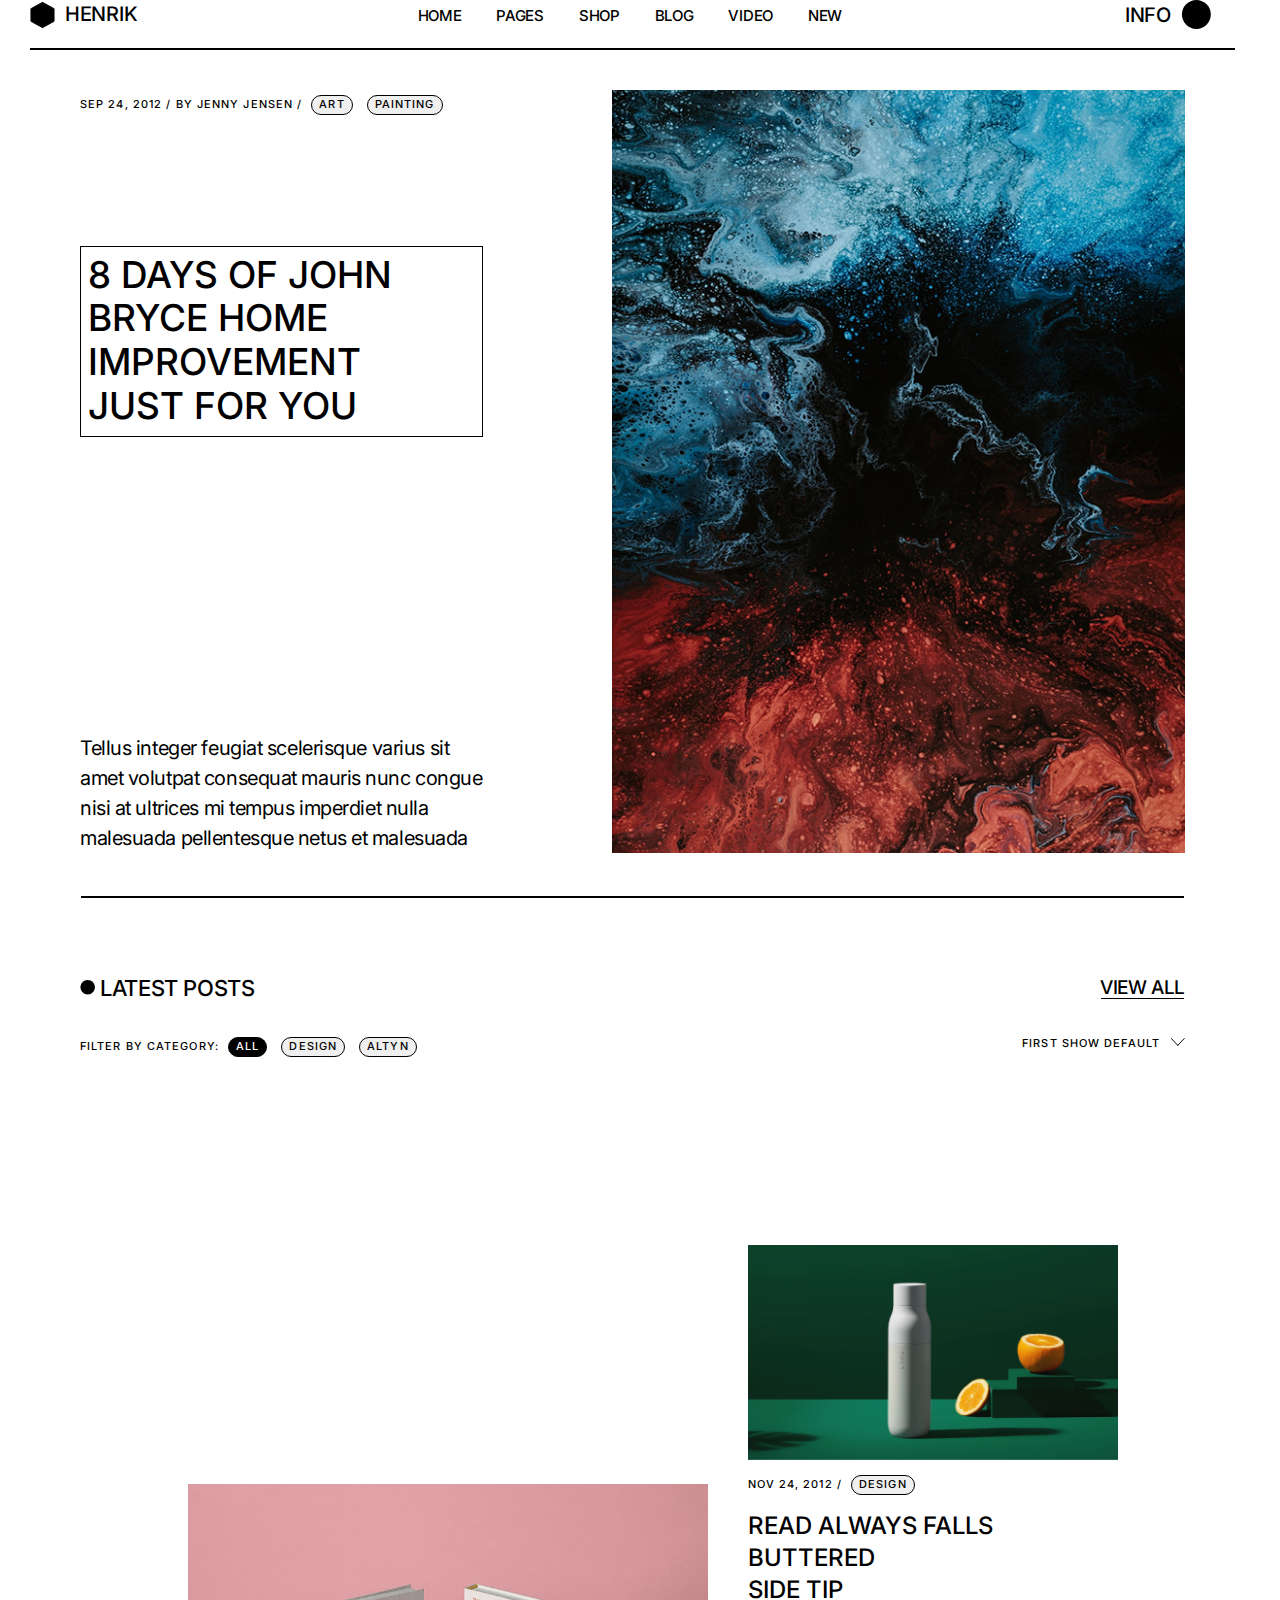
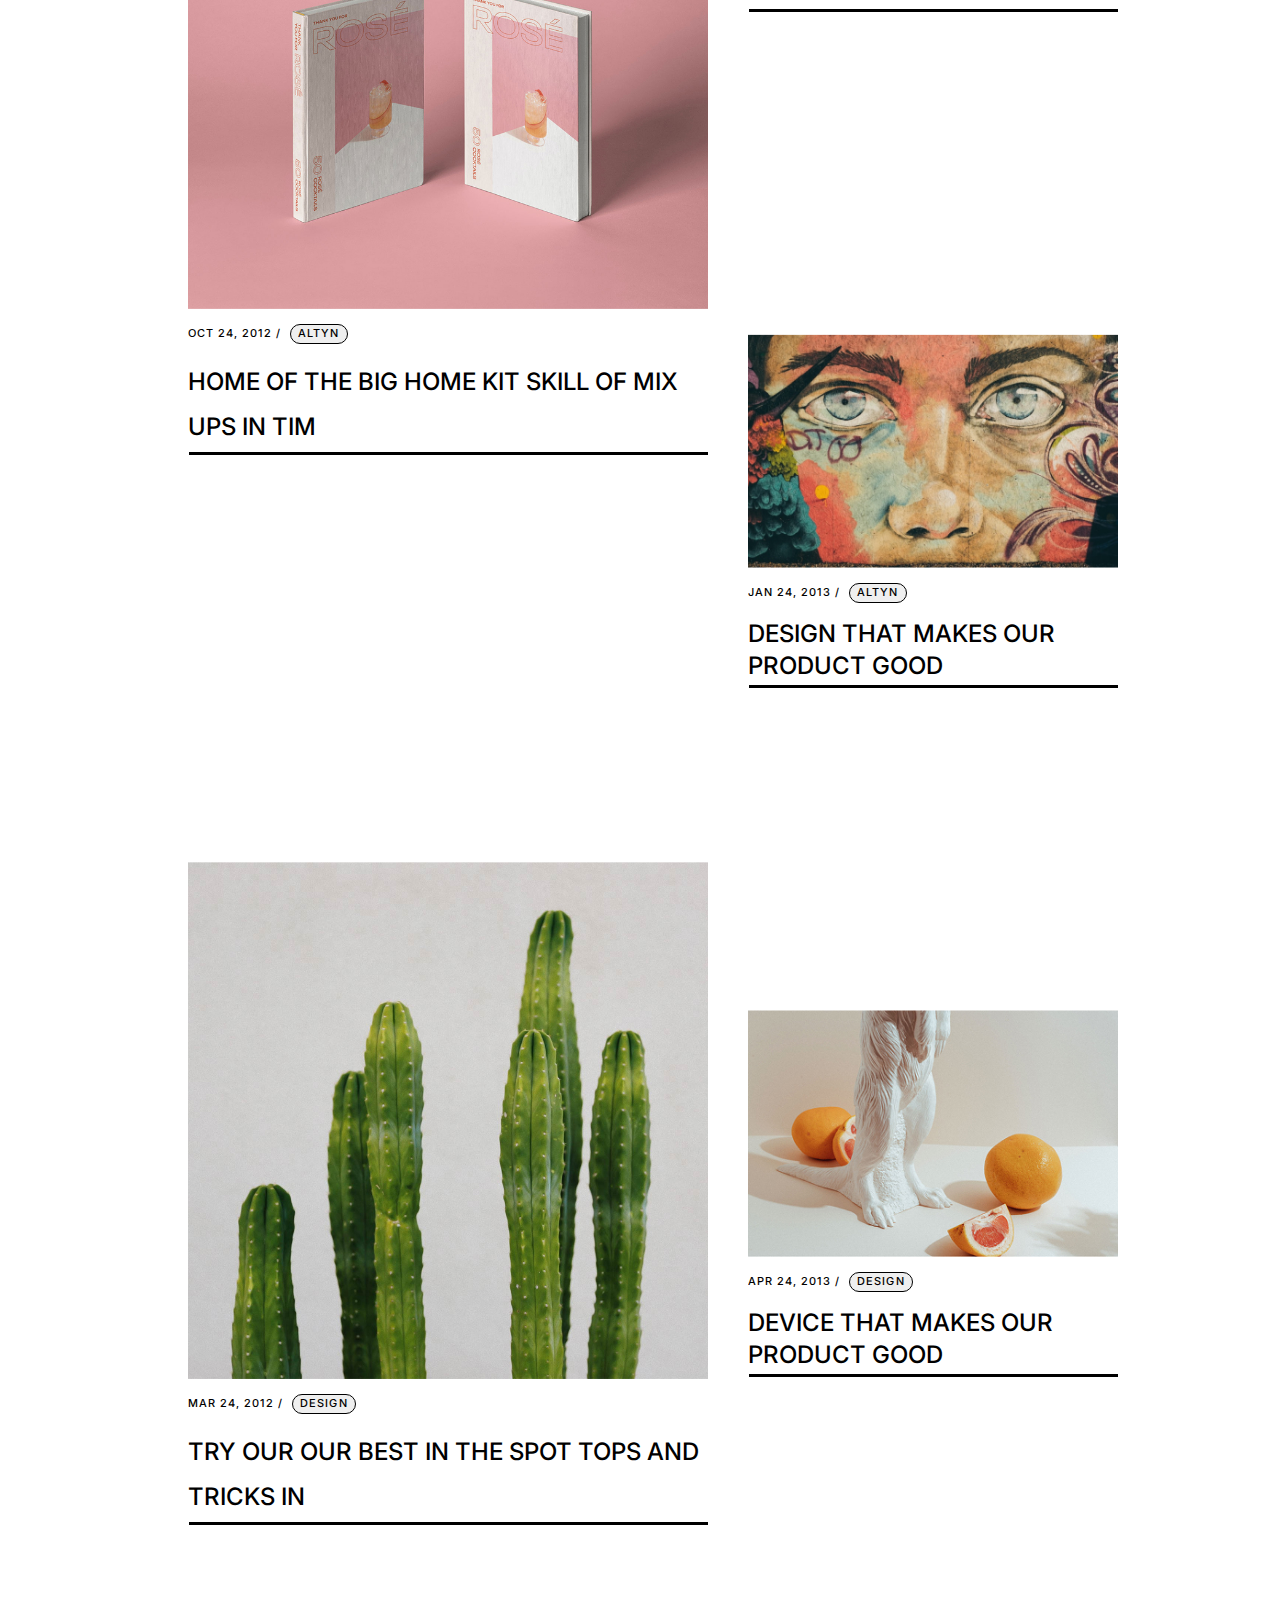
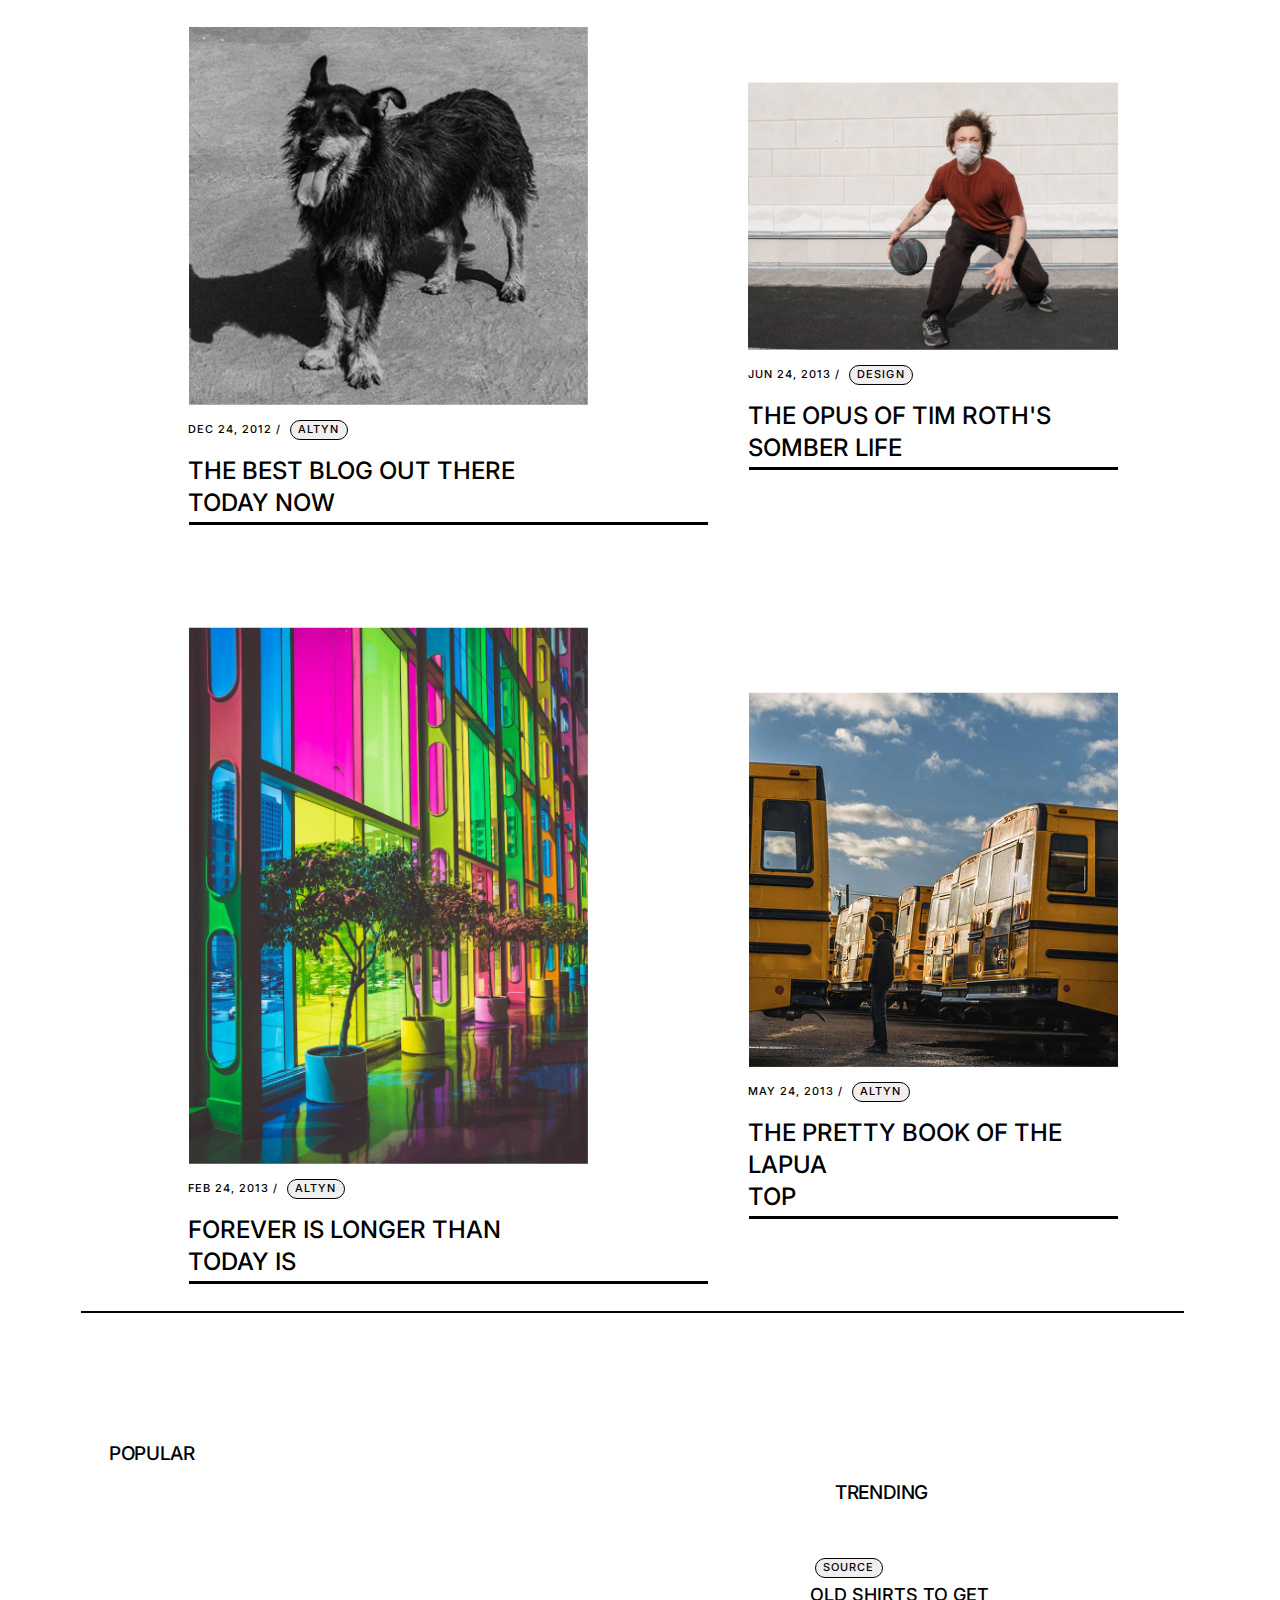
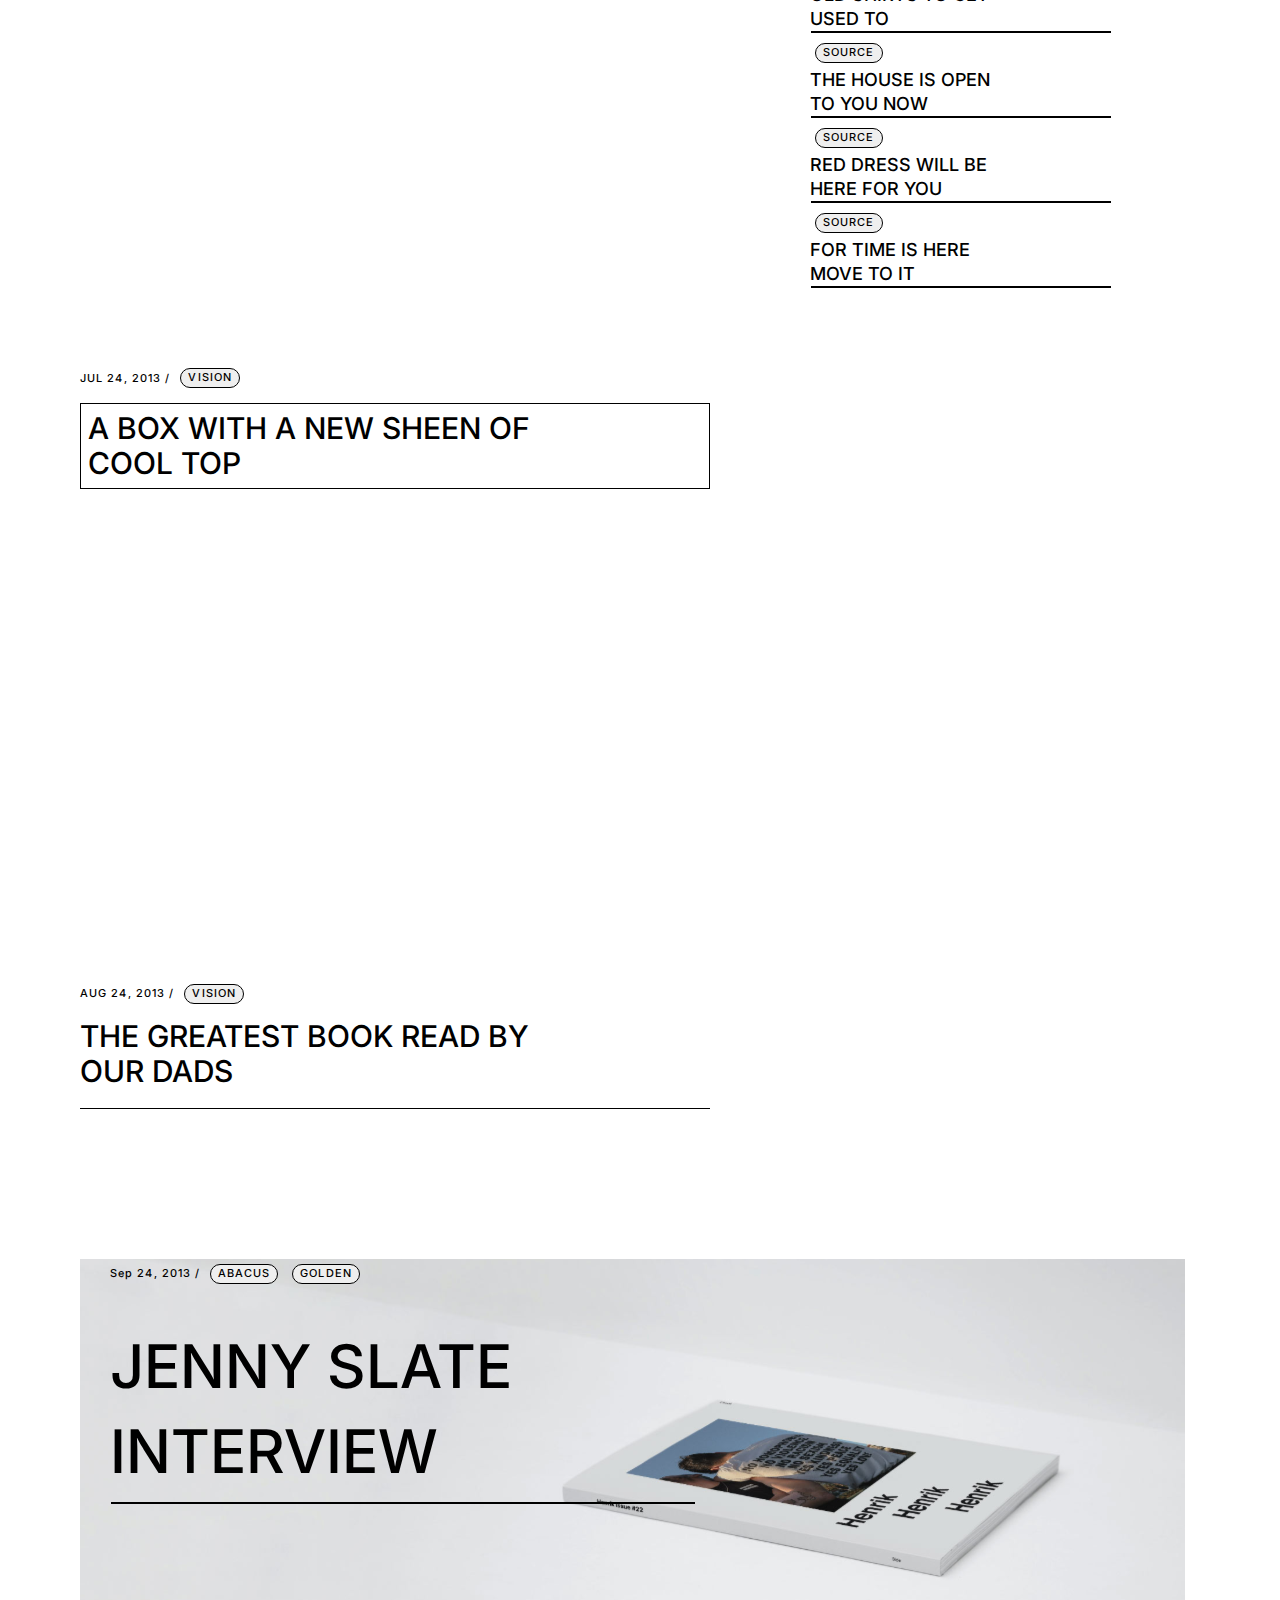
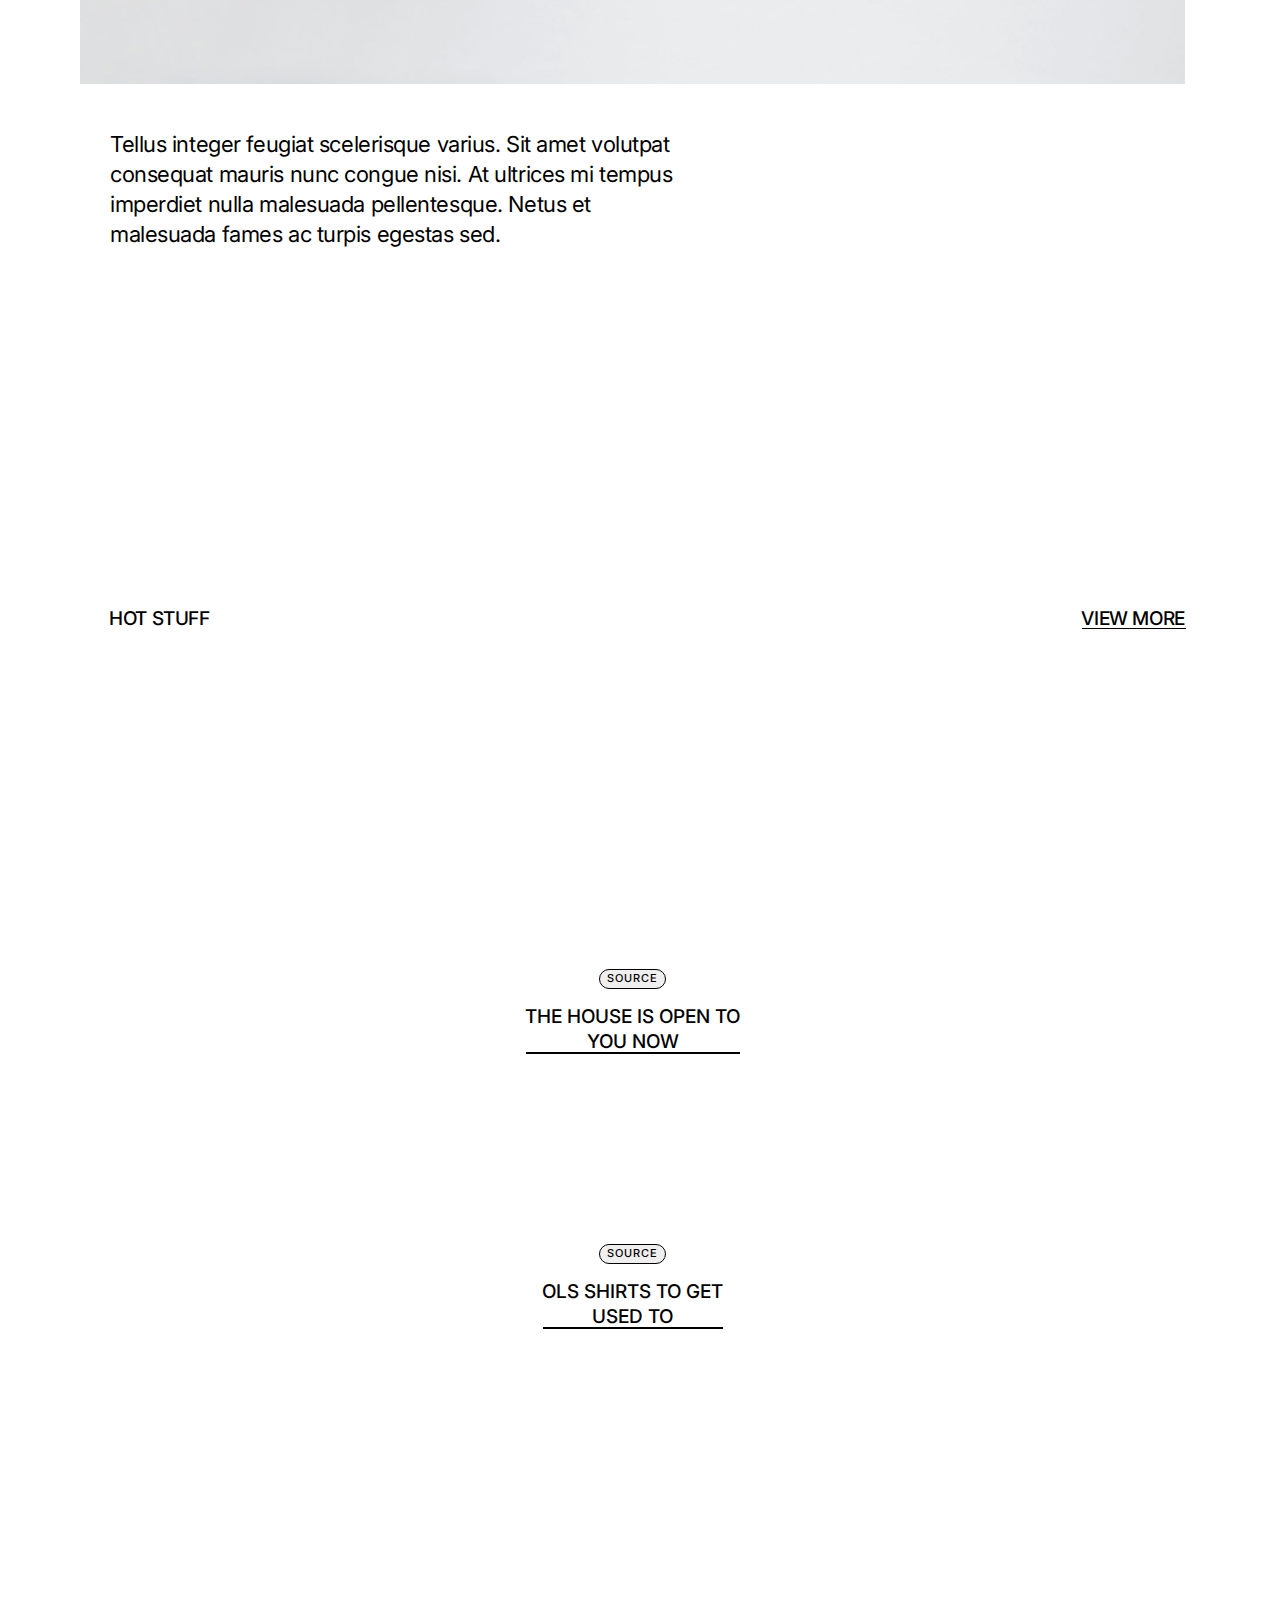
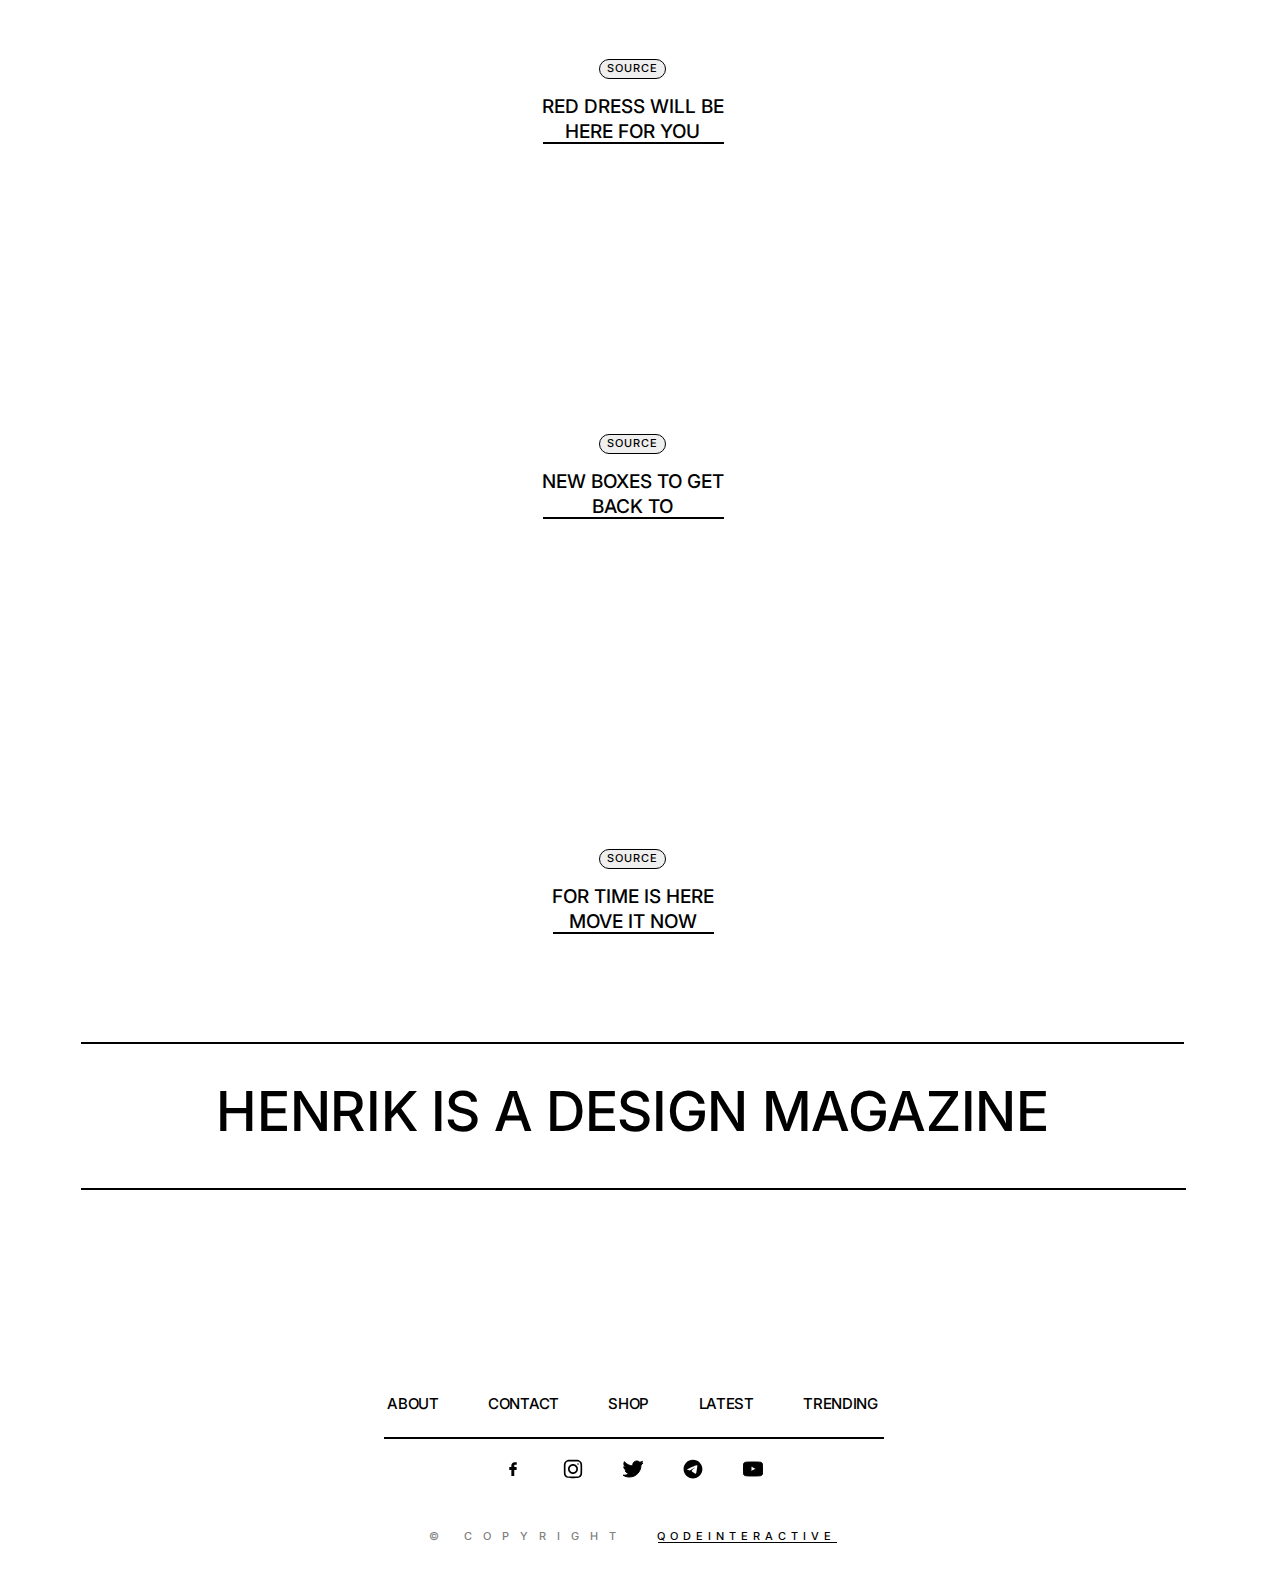
<file: index.html>
<!DOCTYPE html>
<html lang="ru">
<head>
    <meta charset="UTF-8">
    <meta name="viewport" content="width=device-width, initial-scale=1.0">
    <title>Henrik</title>
    <link rel="icon" href="./Icons/Black_Sixangle.svg" type="image/x-icon">
    <link rel="stylesheet" href="./FandN.css">
    <link rel="stylesheet" href="./styles.css">
</head>
<body>
    <header class="header">
        <div class="header-logo">
            <img 
                src="./Icons/Black_Sixangle.svg" 
                alt="Black sexangle" 
                class="header-logo-image"
                width="25px"
                height="28px"
                loading="lazy"
            />
            <a href="/" class="header-logo-link">
                Henrik
            </a>
        </div>
       <nav class="header-menu">
        <ul class="header-menu-list">
            <li class="header-menu-item">
                <a href="/" class="header-menu-link active">Home</a>
            </li>
            <li class="header-menu-item">
                <a href="/" class="header-menu-link">Pages</a>
            </li>
            <li class="header-menu-item">
                <a href="/" class="header-menu-link">Shop</a>
            </li>
            <li class="header-menu-item">
                <a href="/" class="header-menu-link">Blog</a>
            </li>
            <li class="header-menu-item">
                <a href="/" class="header-menu-link">Video</a>
            </li>
            <li class="header-menu-item">
                <a href="/" class="header-menu-link">New</a>
            </li>
        </ul>
       </nav>
       <div class="header-info">
            <a href="/" class="header-info-link" target="_blank">
                Info
            </a>
            <img 
                src="./Icons/Black_Curcle.svg" 
                alt="Black curcle" 
                class="header-info-image"
                width="30px"
                height="30px"
                loading="lazy"
            />
       </div>
    </header>
    <main class="content">
        <h1 class="visually-hidden">Henrik Magazine</h1>
        <section class="art">
            <h2 class="visually-hidden">Art / Painting</h2>
            <div class="art-banner">
                <p class="art-date">
                    <time datetime="2012-09-24">sep 24, 2012</time> 
                    / By Jenny Jensen / 
                    <button class="border-button" title="Art category">
                        Art
                    </button> 
                    <button class="border-button" title="Painting category">
                        Painting
                    </button>
                </p>
                <h3 class="art-title">
                    8 Days of John</br>
                    Bryce home</br>
                    improvement</br>
                    just for you</br>
                </h3>
                <p class="art-description">
                    Tellus integer feugiat scelerisque varius sit</br> 
                    amet volutpat consequat mauris nunc congue</br>
                    nisi at ultrices mi tempus imperdiet nulla</br>
                    malesuada pellentesque netus et malesuada</br>
                </p>
            </div>
            <div class="art-container">
                <img 
                    src="./Images/art/art.jpg" 
                    alt="" 
                    class="art-image"
                    width="590px"
                    height="790px"
                    loading="lazy"
                />
            </div>
        </section>
        <section class="post">
            <h2 class="visually-hidden">Latest Posts</h2>
            <header class="post-header">
                <div class="post-header-container">
                    <img 
                    src="./Icons/Black_Curcle.svg" 
                    alt="Black curcle" 
                    class="post-header-image"
                    width="15px"
                    height="15px"
                    loading="lazy"
                    />
                    <h3 class="post-header-title">
                        Latest posts
                    </h3>
                </div>
                <a href="/" class="post-header-link" target="_blank">
                    View all
                </a>
            </header>
            <div class="post-filter">
                <p class="post-filter-categories">
                    Filter by category:
                    <button class="border-button active-button" title="All categories">
                        All
                    </button>
                    <button class="border-button" title="Design category">
                        Design
                    </button>
                    <button class="border-button" title="Altyn category">
                        Altyn
                    </button>
                </p>
                <p class="post-filter-list">
                    First show default
                    <img 
                        src="./Icons/Down_arrow.svg" 
                        alt="Down arrow" 
                        class="post-filter-list-image"
                        width="15px"
                        height="8px"
                        loading="lazy"
                    />
                </p>
            </div>
            <ul class="post-list">
                <li class="post-list-item">
                    <img 
                    src="./Images/post/1.jpg"
                    alt="" 
                    class="post-list-item-image"
                    width="845px"
                    height="690px"
                    loading="lazy">
                    <div class="post-list-item-container">
                        <p class="post-list-item-time">
                            <time datetime="2012-10-24">oct 24, 2012</time>
                            / 
                            <button class="border-button" title="Altyn category">
                                Altyn
                            </button>
                        </p>
                        <p class="post-list-item-description">
                            Home of the big home kit skill of mix</br>
                            ups in tim</br>
                        </p>
                    </div>
                </li>
                <li class="post-list-item">
                    <img 
                    src="./Images/post/2.jpg"
                    alt="" 
                    class="post-list-item-image"
                    width="845px"
                    height="840px"
                    loading="lazy">
                    <div class="post-list-item-container">
                        <p class="post-list-item-time">
                            <time datetime="2013-03-24">Mar 24, 2012</time>
                            / 
                            <button class="border-button" title="Design category">
                                Design
                            </button>
                        </p>
                        <p class="post-list-item-description">
                            Try our our best in the spot tops and</br>
                            Tricks in</br>
                        </p>
                    </div>
                </li>
                <li class="post-list-item">
                    <img 
                    src="./Images/post/3.jpg"
                    alt="" 
                    class="post-list-item-image"
                    width="400px"
                    height="235px"
                    loading="lazy">
                    <div class="post-list-item-container">
                        <p class="post-list-item-time">
                            <time datetime="2012-11-24">Nov 24, 2012</time>
                            / 
                            <button class="border-button" title="Design category">
                                Design
                            </button>
                        </p>
                        <p class="post-list-item-description">
                            Read always falls buttered</br>
                            Side tip</br>
                        </p>
                    </div>
                </li>
                <li class="post-list-item">
                    <img 
                    src="./Images/post/4.jpg"
                    alt="" 
                    class="post-list-item-image"
                    width="400px"
                    height="250px"
                    loading="lazy">
                    <div class="post-list-item-container">
                        <p class="post-list-item-time">
                            <time datetime="2013-01-24">Jan 24, 2013</time>
                            / 
                            <button class="border-button" title="Altyn category">
                                Altyn
                            </button>
                        </p>
                        <p class="post-list-item-description">
                            Design that makes our</br>
                            Product good</br>
                        </p>
                    </div>
                </li>
                <li class="post-list-item">
                    <img 
                    src="./Images/post/5.jpg"
                    alt="" 
                    class="post-list-item-image"
                    width="400px"
                    height="540px"
                    loading="lazy">
                    <div class="post-list-item-container">
                        <p class="post-list-item-time">
                            <time datetime="2013-04-24">Apr 24, 2013</time>
                            / 
                            <button class="border-button" title="Design category">
                                Design
                            </button>
                        </p>
                        <p class="post-list-item-description">
                            Device that makes our</br>
                            Product good</br>
                        </p>
                    </div>
                </li>
                <li class="post-list-item">
                    <img 
                    src="./Images/post/6.jpg"
                    alt="" 
                    class="post-list-item-image"
                    width="400px"
                    height="290px"
                    loading="lazy">
                    <div class="post-list-item-container">
                        <p class="post-list-item-time">
                            <time datetime="2013-06-24">Jun 24, 2013</time>
                            / 
                            <button class="border-button" title="Design category">
                                Design
                            </button>
                        </p>
                        <p class="post-list-item-description">
                            The opus of tim roth's</br>
                            Somber life</br>
                        </p>
                    </div>
                </li>
                <li class="post-list-item">
                    <img 
                    src="./Images/post/7.jpg"
                    alt="" 
                    class="post-list-item-image"
                    width="400px"
                    height="380px"
                    loading="lazy">
                    <div class="post-list-item-container">
                        <p class="post-list-item-time">
                            <time datetime="2012-12-24">Dec 24, 2012</time>
                            / 
                            <button class="border-button" title="Altyn category">
                                Altyn
                            </button>
                        </p>
                        <p class="post-list-item-description">
                            The best blog out there</br>
                            Today now</br>
                        </p>
                    </div>
                </li>
                <li class="post-list-item">
                    <img 
                    src="./Images/post/8.jpg"
                    alt="" 
                    class="post-list-item-image"
                    width="400px"
                    height="540px"
                    loading="lazy">
                    <div class="post-list-item-container">
                        <p class="post-list-item-time">
                            <time datetime="2013-02-24">Feb 24, 2013</time>
                            / 
                            <button class="border-button" title="Altyn category">
                                Altyn
                            </button>
                        </p>
                        <p class="post-list-item-description">
                            Forever is longer than</br>
                            Today is</br>
                        </p>
                    </div>
                </li>
                <li class="post-list-item">
                    <img 
                    src="./Images/post/9.jpg"
                    alt="" 
                    class="post-list-item-image"
                    width="400px"
                    height="405px"
                    loading="lazy">
                    <div class="post-list-item-container">
                        <p class="post-list-item-time">
                            <time datetime="2013-05-24">May 24, 2013</time>
                            / 
                            <button class="border-button" title="Altyn category">
                                Altyn
                            </button>
                        </p>
                        <p class="post-list-item-description">
                            The pretty book of the lapua</br>
                            Top</br>
                        </p>
                    </div>
                </li>
            </ul>
        </section>
        <section class="popular">
            <div class="popular-title-container">
                <img 
                    src="./Icons/Black_Sixangle.svg" 
                    alt="Black sexangle" 
                    class="popular-title-image"
                    width="19px"
                    height="19px"
                    loading="lazy"
                />
                <h2 class="popular-title">
                    Popular
                </h2>
            </div>
            <div class="popular-photos-trending-container">
                <div class="popular-photos">
                    <div class="popular-photo-first">
                        <img 
                            src="./Images/popular/1.jpg" 
                            alt="" 
                            class="popular-photo-image-first"
                            width="630px"
                            height="470px"
                            loading="lazy"
                        />
                        <p class="popular-date">
                            <time datetime="2013-07-24">Jul 24, 2013 /</time>
                            <button class="border-button" title="Vision category">
                                Vision
                            </button> 
                        </p>
                        <p class="popular-photos-description-first">
                            A box with a new sheen of</br>
                            Cool top</br>
                        </p>
                    </div>
                    <div class="popular-photo-second">
                        <img 
                            src="./Images/popular/2.jpg" 
                            alt="" 
                            class="popular-photo-image-second"
                            width="630px"
                            height="470px"
                            loading="lazy"
                        />
                        <p class="popular-date">
                            <time datetime="2013-08-24">Aug 24, 2013 /</time> 
                            <button class="border-button" title="Vision category">
                                Vision
                            </button> 
                        </p>
                        <p class="popular-photos-description-second">
                            The greatest book read by</br>
                            Our dads</br>
                        </p>
                    </div>
                </div>
                <div class="popular-trending">
                    <div class="popular-trending-container">
                        <img 
                            src="./Icons/Black_Star.svg" 
                            alt="Black star" 
                            class="popular-trending-image"
                            width="15px"
                            height="19px"
                            loading="lazy"
                        />
                        <h3 class="popular-trending-title">
                            Trending
                        </h3>
                    </div>
                    <ul class="popular-trending-list">
                        <button class="border-button" title="Source category">
                            Source
                        </button>
                        <li class="popular-trending-list-item">
                            Old shirts to get</br>
                            Used to</br>
                        </li>
                        <button class="border-button" title="Source category">
                            Source
                        </button>
                        <li class="popular-trending-list-item">
                            The house is open</br>
                            To you now</br>
                        </li>
                        <button class="border-button" title="Source category">
                            Source
                        </button>
                        <li class="popular-trending-list-item">
                            Red dress will be </br>
                            Here for you</br>
                        </li>
                        <button class="border-button" title="Source category">
                            Source
                        </button>
                        <li class="popular-trending-list-item">
                            For time is here</br>
                            Move to it</br>
                        </li>
                    </ul>
                </div>
            </div>
        </section>
        <section class="interview">
            <h2 class="visually-hidden">Interview</h2>
            <div class="interview-title">
                <p class="interview-time">
                    <time datetime="2013-09-24">Sep 24, 2013</time>
                    /
                    <button class="border-button" title="Abacus category">
                        Abacus
                    </button>
                    <button class="border-button" title="Golden category">
                        Golden
                    </button>
                </p>
                <a href="/" class="interview-link" target="_blank">
                    Jenny Slate</br>
                    Interview</br>
                </a>
                <p class="interview-description">
                    Tellus integer feugiat scelerisque varius. Sit amet volutpat</br>
                    consequat mauris nunc congue nisi. At ultrices mi tempus</br>
                    imperdiet nulla malesuada pellentesque. Netus et</br>
                    malesuada fames ac turpis egestas sed.</br>
                </p>
            </div>
        </section>
        <section class="stuff">
            <h2 class="visually-hidden">Hot stuff</h2>
            <header class="stuff-header">
                <div class="stuff-header-container">
                    <img 
                        src="./Icons/Black_triangle.svg" 
                        alt="Black triangle" 
                        class="stuff-header-image"
                        width="19px"
                        height="16px"
                        loading="lazy"
                    >
                    <p class="stuff-header-container-title">
                        Hot stuff
                    </p>
                </div>
                <a href="/" class="stuff-header-link" target="_blank">
                    View more
                </a>
            </header>
            <ul class="stuff-pictures-list">
                <li class="stuff-pictures-item">
                    <img 
                        src="./Images/stuff/1.svg" 
                        alt="" 
                        class="stuff-image"
                        width="220px"
                        height="285px"
                        loading="lazy"
                    >
                    <button class="border-button" title="Source category">
                        Source
                    </button>
                    <p class="stuff-pictures-description">
                        The house is open to</br>
                        You now</br>
                    </p>
                </li>
                <li class="stuff-pictures-item">
                    <img 
                        src="./Images/stuff/2.svg" 
                        alt="" 
                        class="stuff-image"
                        width="220px"
                        height="145px"
                        loading="lazy"
                    >
                    <button class="border-button" title="Source category">
                        Source
                    </button>
                    <p class="stuff-pictures-description">
                        Ols shirts to get</br>
                        Used to</br>
                    </p>
                </li>
                <li class="stuff-pictures-item">
                    <img 
                        src="./Images/stuff/3.svg" 
                        alt="" 
                        class="stuff-image"
                        width="220px"
                        height="285px"
                        loading="lazy"
                    >
                    <button class="border-button" title="Source category">
                        Source
                    </button>
                    <p class="stuff-pictures-description">
                        Red dress will be</br>
                        Here for you</br>
                    </p>
                </li>
                <li class="stuff-pictures-item">
                    <img 
                        src="./Images/stuff/4.svg" 
                        alt="" 
                        class="stuff-image"
                        width="220px"
                        height="245px"
                        loading="lazy"
                    >
                    <button class="border-button" title="Source category">
                        Source
                    </button>
                    <p class="stuff-pictures-description">
                        New boxes to get</br>
                        Back to</br>
                    </p>
                </li>
                <li class="stuff-pictures-item">
                    <img 
                        src="./Images/stuff/5.svg" 
                        alt="" 
                        class="stuff-image"
                        width="220px"
                        height="285px"
                        loading="lazy"
                    >
                    <button class="border-button" title="Source category">
                        Source
                    </button>
                    <p class="stuff-pictures-description">
                        For time is here</br>
                        Move it now</br>
                    </p>
                </li>
            </ul>
        </section>
        <section class="title">
            <div class="title-container">
                <h2 class="title-banner">
                    Henrik is a design magazine
                </h2>
            </div>
        </section>
    </main>
    <footer class="footer">
        <h2 class="visually-hidden">Henrik footer</h2>
        <nav class="footer-menu-links">
            <ul class="footer-menu-link-list">
                <li class="footer-menu-link-item">
                    <a href="/" class="footer-link">About</a>
                </li>
                <li class="footer-menu-link-item">
                    <a href="/" class="footer-link">Contact</a>
                </li>
                <li class="footer-menu-link-item">
                    <a href="/" class="footer-link">Shop</a>
                </li>
                <li class="footer-menu-link-item">
                    <a href="/" class="footer-link">Latest</a>
                </li>
                <li class="footer-menu-link-item">
                    <a href="/" class="footer-link">Trending</a>
                </li>
            </ul>
        </nav>
        <nav class="footer-menu-icons">
            <ul class="footer-menu-icons-list">
                <li class="footer-menu-icons-item">
                    <a href="/" class="footer-menu-icons-link" target="_blank">
                        <svg fill="#000000"  viewBox="0 0 32 32" xmlns="http://www.w3.org/2000/svg">
                            <path d="M21.95 5.005l-3.306-.004c-3.206 0-5.277 2.124-5.277 5.415v2.495H10.05v4.515h3.317l-.004 9.575h4.641l.004-9.575h3.806l-.003-4.514h-3.803v-2.117c0-1.018.241-1.533 1.566-1.533l2.366-.001.01-4.256z"/>
                        </svg>
                    </a>
                </li>
                <li class="footer-menu-icons-item">
                    <a href="/" class="footer-menu-icons-link" target="_blank">
                        <svg viewBox="0 0 24 24" fill="none" xmlns="http://www.w3.org/2000/svg">
                            <path fill-rule="evenodd" clip-rule="evenodd" d="M12 18C15.3137 18 18 15.3137 18 12C18 8.68629 15.3137 6 12 6C8.68629 6 6 8.68629 6 12C6 15.3137 8.68629 18 12 18ZM12 16C14.2091 16 16 14.2091 16 12C16 9.79086 14.2091 8 12 8C9.79086 8 8 9.79086 8 12C8 14.2091 9.79086 16 12 16Z" fill="#0F0F0F"/>
                            <path d="M18 5C17.4477 5 17 5.44772 17 6C17 6.55228 17.4477 7 18 7C18.5523 7 19 6.55228 19 6C19 5.44772 18.5523 5 18 5Z" fill="#0F0F0F"/>
                            <path fill-rule="evenodd" clip-rule="evenodd" d="M1.65396 4.27606C1 5.55953 1 7.23969 1 10.6V13.4C1 16.7603 1 18.4405 1.65396 19.7239C2.2292 20.8529 3.14708 21.7708 4.27606 22.346C5.55953 23 7.23969 23 10.6 23H13.4C16.7603 23 18.4405 23 19.7239 22.346C20.8529 21.7708 21.7708 20.8529 22.346 19.7239C23 18.4405 23 16.7603 23 13.4V10.6C23 7.23969 23 5.55953 22.346 4.27606C21.7708 3.14708 20.8529 2.2292 19.7239 1.65396C18.4405 1 16.7603 1 13.4 1H10.6C7.23969 1 5.55953 1 4.27606 1.65396C3.14708 2.2292 2.2292 3.14708 1.65396 4.27606ZM13.4 3H10.6C8.88684 3 7.72225 3.00156 6.82208 3.0751C5.94524 3.14674 5.49684 3.27659 5.18404 3.43597C4.43139 3.81947 3.81947 4.43139 3.43597 5.18404C3.27659 5.49684 3.14674 5.94524 3.0751 6.82208C3.00156 7.72225 3 8.88684 3 10.6V13.4C3 15.1132 3.00156 16.2777 3.0751 17.1779C3.14674 18.0548 3.27659 18.5032 3.43597 18.816C3.81947 19.5686 4.43139 20.1805 5.18404 20.564C5.49684 20.7234 5.94524 20.8533 6.82208 20.9249C7.72225 20.9984 8.88684 21 10.6 21H13.4C15.1132 21 16.2777 20.9984 17.1779 20.9249C18.0548 20.8533 18.5032 20.7234 18.816 20.564C19.5686 20.1805 20.1805 19.5686 20.564 18.816C20.7234 18.5032 20.8533 18.0548 20.9249 17.1779C20.9984 16.2777 21 15.1132 21 13.4V10.6C21 8.88684 20.9984 7.72225 20.9249 6.82208C20.8533 5.94524 20.7234 5.49684 20.564 5.18404C20.1805 4.43139 19.5686 3.81947 18.816 3.43597C18.5032 3.27659 18.0548 3.14674 17.1779 3.0751C16.2777 3.00156 15.1132 3 13.4 3Z" fill="#0F0F0F"/>
                        </svg>
                    </a>
                </li>
                <li class="footer-menu-icons-item">
                    <a href="/" class="footer-menu-icons-link" target="_blank">
                        <svg viewBox="0 -2 20 20" version="1.1" xmlns="http://www.w3.org/2000/svg" xmlns:xlink="http://www.w3.org/1999/xlink">
                            <g id="Page-1" stroke="none" stroke-width="1" fill="none" fill-rule="evenodd">
                                <g id="Dribbble-Light-Preview" transform="translate(-60.000000, -7521.000000)" fill="#000000">
                                    <g id="icons" transform="translate(56.000000, 160.000000)">
                                        <path d="M10.29,7377 C17.837,7377 21.965,7370.84365 21.965,7365.50546 C21.965,7365.33021 21.965,7365.15595 21.953,7364.98267 C22.756,7364.41163 23.449,7363.70276 24,7362.8915 C23.252,7363.21837 22.457,7363.433 21.644,7363.52751 C22.5,7363.02244 23.141,7362.2289 23.448,7361.2926 C22.642,7361.76321 21.761,7362.095 20.842,7362.27321 C19.288,7360.64674 16.689,7360.56798 15.036,7362.09796 C13.971,7363.08447 13.518,7364.55538 13.849,7365.95835 C10.55,7365.79492 7.476,7364.261 5.392,7361.73762 C4.303,7363.58363 4.86,7365.94457 6.663,7367.12996 C6.01,7367.11125 5.371,7366.93797 4.8,7366.62489 L4.8,7366.67608 C4.801,7368.5989 6.178,7370.2549 8.092,7370.63591 C7.488,7370.79836 6.854,7370.82199 6.24,7370.70483 C6.777,7372.35099 8.318,7373.47829 10.073,7373.51078 C8.62,7374.63513 6.825,7375.24554 4.977,7375.24358 C4.651,7375.24259 4.325,7375.22388 4,7375.18549 C5.877,7376.37088 8.06,7377 10.29,7376.99705" id="twitter-[#154]">
                        
                        </path>
                                    </g>
                                </g>
                            </g>
                        </svg>
                    </a>
                </li>
                <li class="footer-menu-icons-item">
                    <a href="/" class="footer-menu-icons-link" target="_blank">
                        <svg fill="#000000"  viewBox="0 0 32 32" version="1.1" xmlns="http://www.w3.org/2000/svg">
                            <path d="M22.122 10.040c0.006-0 0.014-0 0.022-0 0.209 0 0.403 0.065 0.562 0.177l-0.003-0.002c0.116 0.101 0.194 0.243 0.213 0.403l0 0.003c0.020 0.122 0.031 0.262 0.031 0.405 0 0.065-0.002 0.129-0.007 0.193l0-0.009c-0.225 2.369-1.201 8.114-1.697 10.766-0.21 1.123-0.623 1.499-1.023 1.535-0.869 0.081-1.529-0.574-2.371-1.126-1.318-0.865-2.063-1.403-3.342-2.246-1.479-0.973-0.52-1.51 0.322-2.384 0.221-0.23 4.052-3.715 4.127-4.031 0.004-0.019 0.006-0.040 0.006-0.062 0-0.078-0.029-0.149-0.076-0.203l0 0c-0.052-0.034-0.117-0.053-0.185-0.053-0.045 0-0.088 0.009-0.128 0.024l0.002-0.001q-0.198 0.045-6.316 4.174c-0.445 0.351-1.007 0.573-1.619 0.599l-0.006 0c-0.867-0.105-1.654-0.298-2.401-0.573l0.074 0.024c-0.938-0.306-1.683-0.467-1.619-0.985q0.051-0.404 1.114-0.827 6.548-2.853 8.733-3.761c1.607-0.853 3.47-1.555 5.429-2.010l0.157-0.031zM15.93 1.025c-8.302 0.020-15.025 6.755-15.025 15.060 0 8.317 6.742 15.060 15.060 15.060s15.060-6.742 15.060-15.060c0-8.305-6.723-15.040-15.023-15.060h-0.002q-0.035-0-0.070 0z"></path>
                        </svg>
                    </a>
                </li>
                <li class="footer-menu-icons-item">
                    <a href="/" class="footer-menu-icons-link" target="_blank">
                        <svg viewBox="0 -3 20 20" version="1.1" xmlns="http://www.w3.org/2000/svg" xmlns:xlink="http://www.w3.org/1999/xlink">
                            <g id="Page-1" stroke="none" stroke-width="1" fill="none" fill-rule="evenodd">
                                <g id="Dribbble-Light-Preview" transform="translate(-300.000000, -7442.000000)" fill="#000000">
                                    <g id="icons" transform="translate(56.000000, 160.000000)">
                                        <path d="M251.988432,7291.58588 L251.988432,7285.97425 C253.980638,7286.91168 255.523602,7287.8172 257.348463,7288.79353 C255.843351,7289.62824 253.980638,7290.56468 251.988432,7291.58588 M263.090998,7283.18289 C262.747343,7282.73013 262.161634,7282.37809 261.538073,7282.26141 C259.705243,7281.91336 248.270974,7281.91237 246.439141,7282.26141 C245.939097,7282.35515 245.493839,7282.58153 245.111335,7282.93357 C243.49964,7284.42947 244.004664,7292.45151 244.393145,7293.75096 C244.556505,7294.31342 244.767679,7294.71931 245.033639,7294.98558 C245.376298,7295.33761 245.845463,7295.57995 246.384355,7295.68865 C247.893451,7296.0008 255.668037,7296.17532 261.506198,7295.73552 C262.044094,7295.64178 262.520231,7295.39147 262.895762,7295.02447 C264.385932,7293.53455 264.28433,7285.06174 263.090998,7283.18289" id="youtube-[#168]">
                        
                        </path>
                                    </g>
                                </g>
                            </g>
                        </svg>
                    </a>
                </li>
            </ul>
        </nav>
        <div class="footer-copyright-container">
            <p class="footer-copyright">
                © Copyright 
            </p>
            <a href="/" target="_blank" class="footer-copyright-link">
                Qodeinteractive
            </a>
        </div>
    </footer>
</body>
</html>
</file>
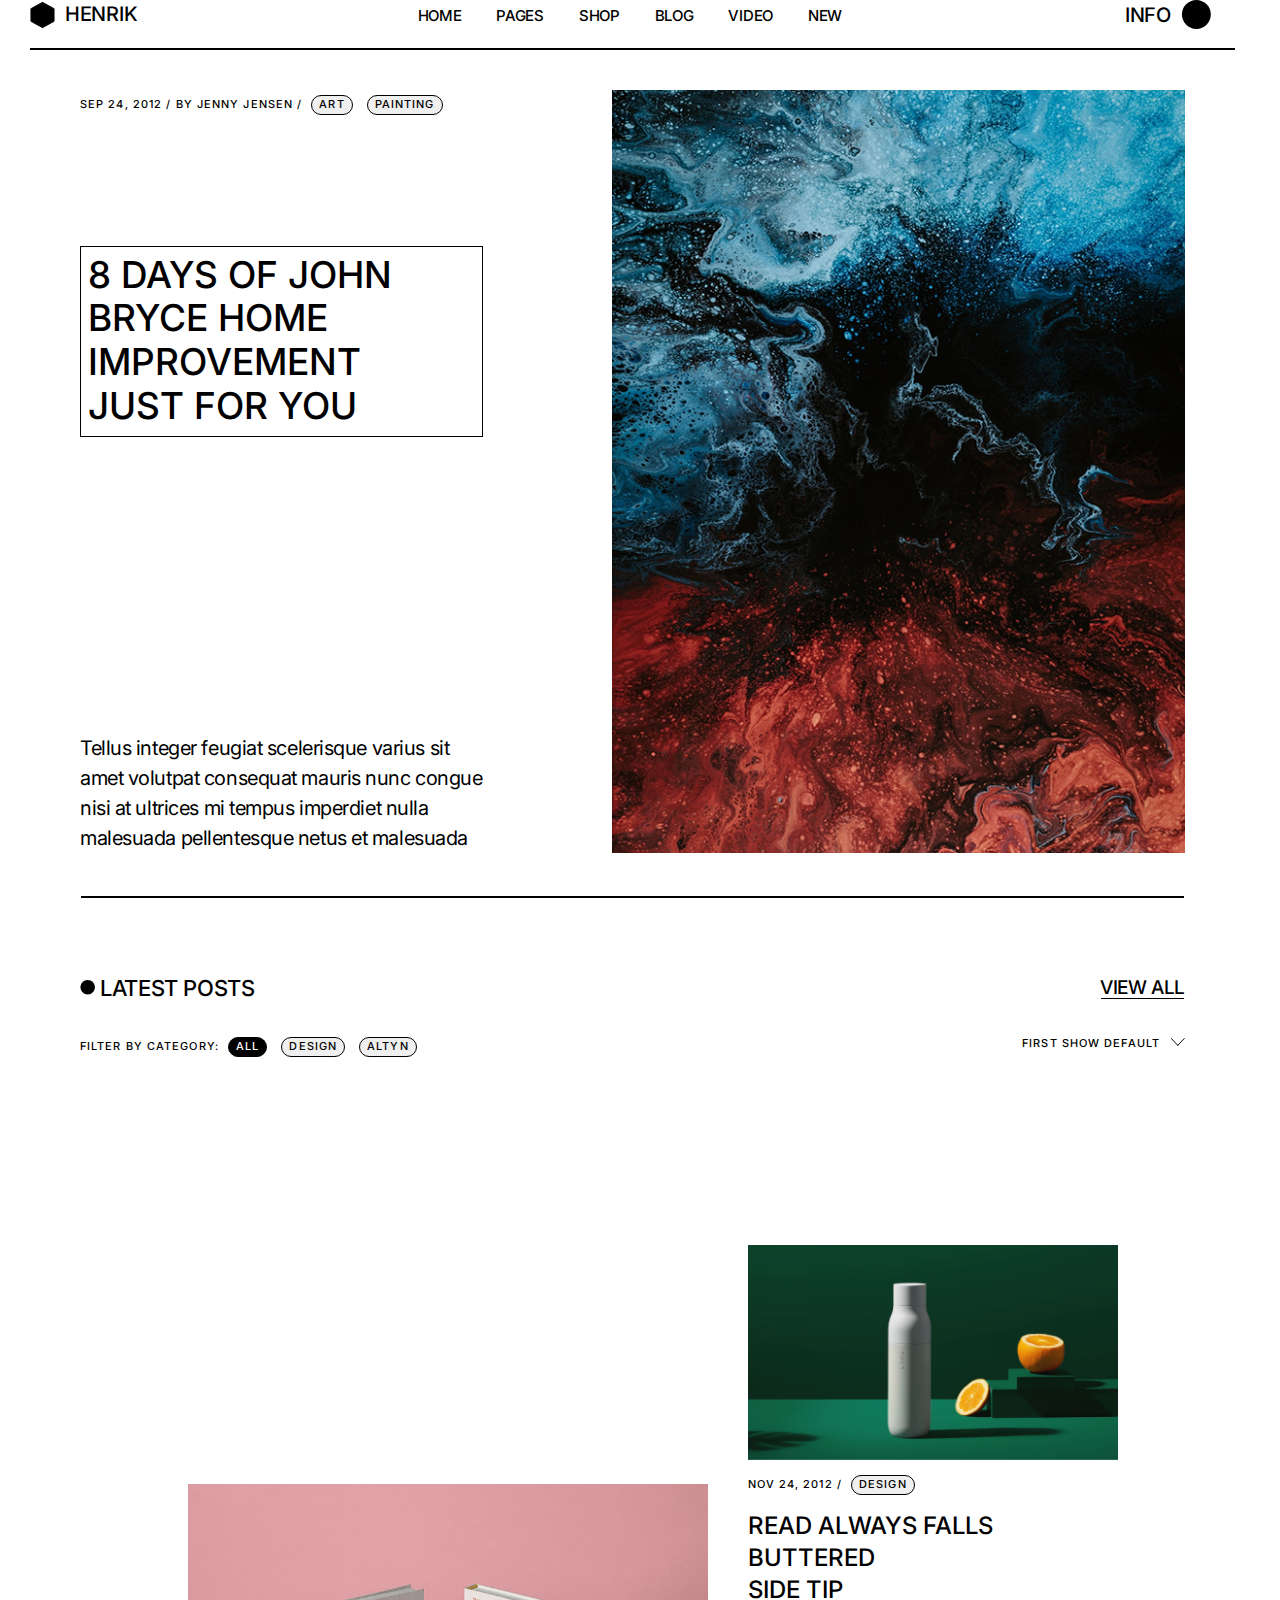
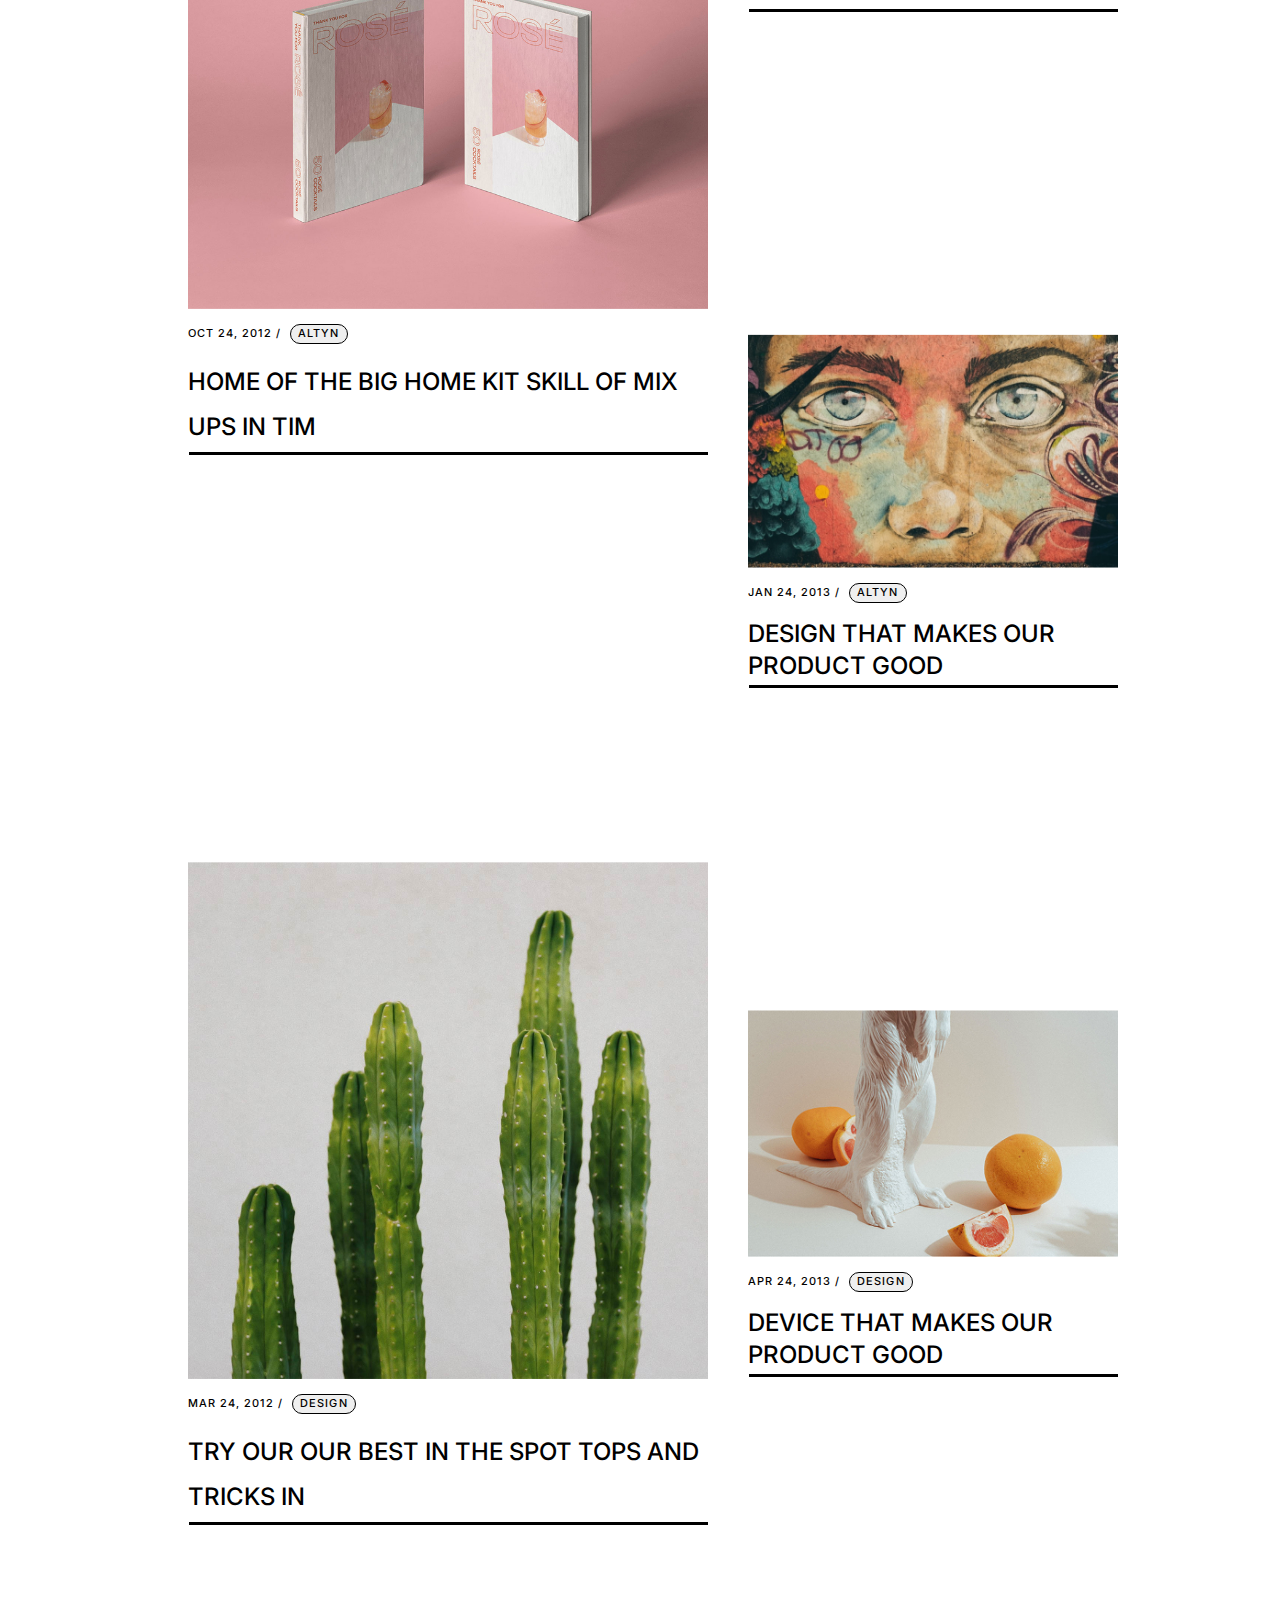
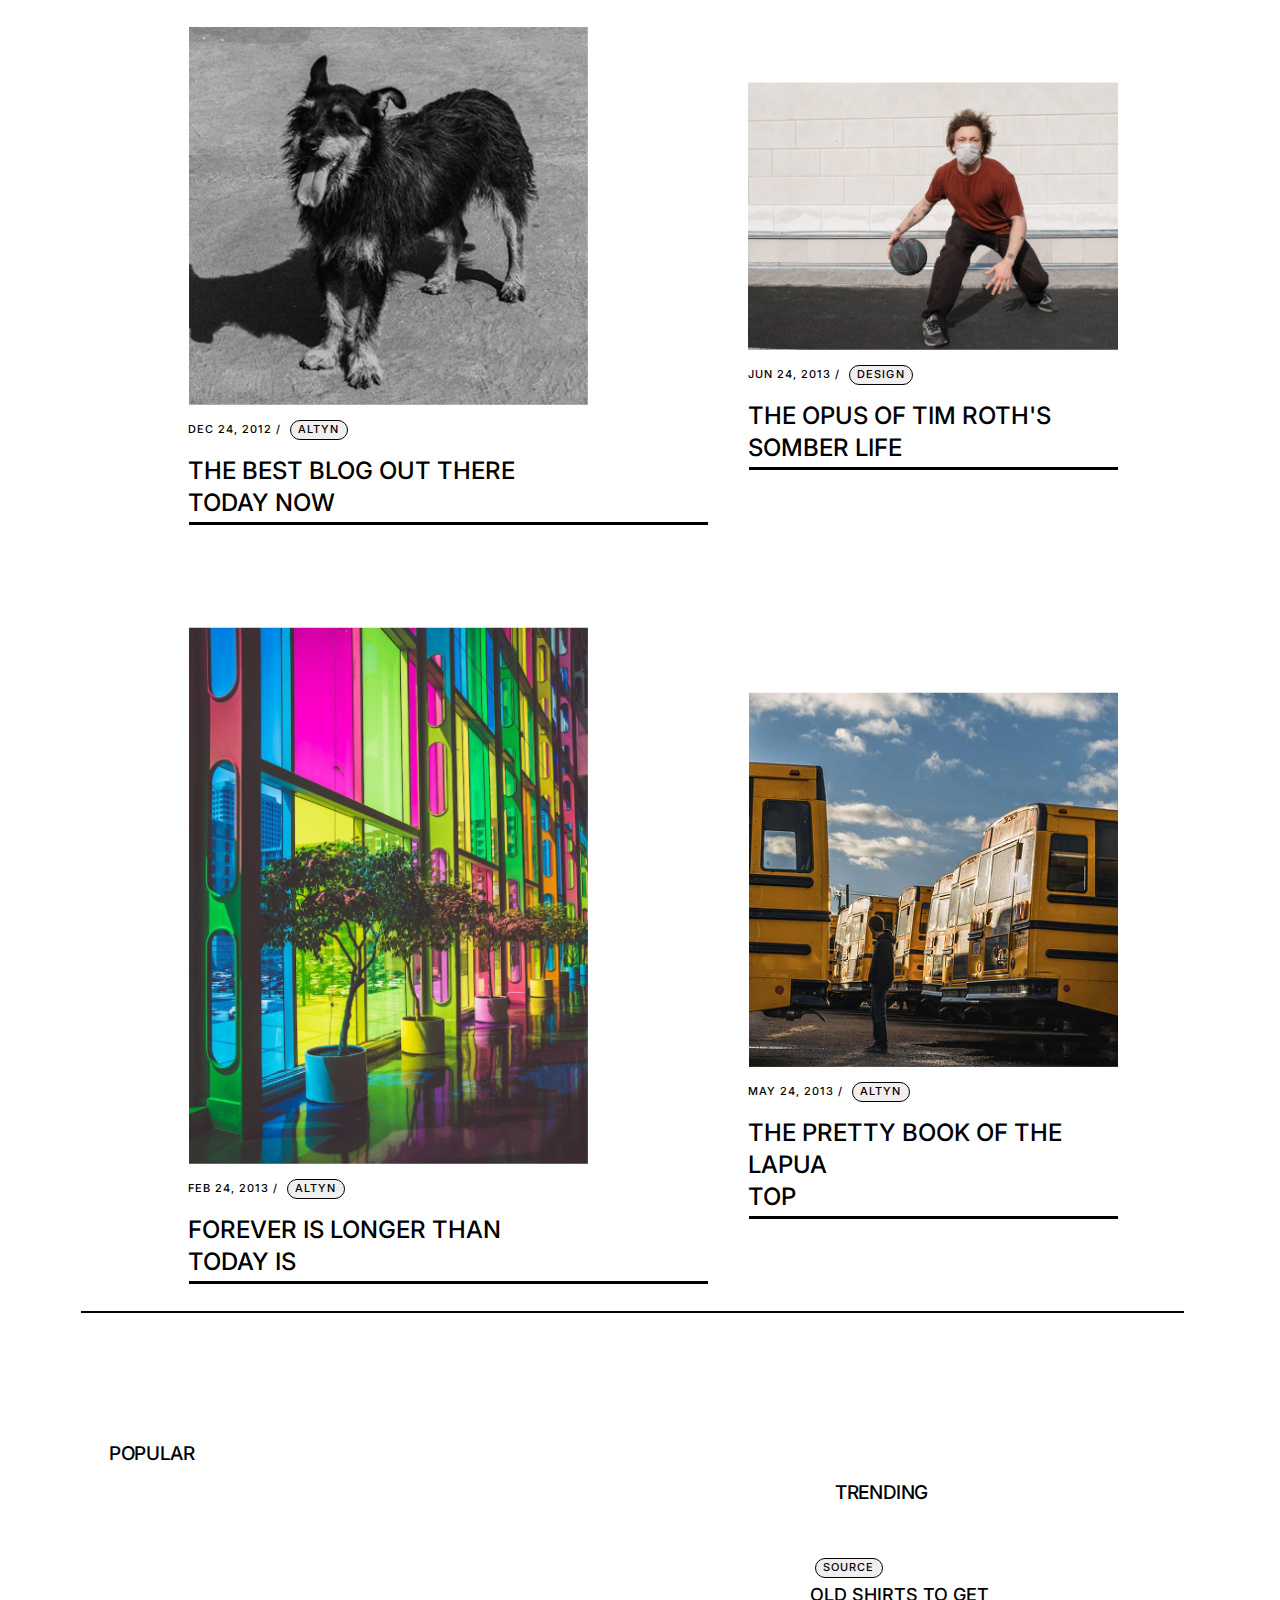
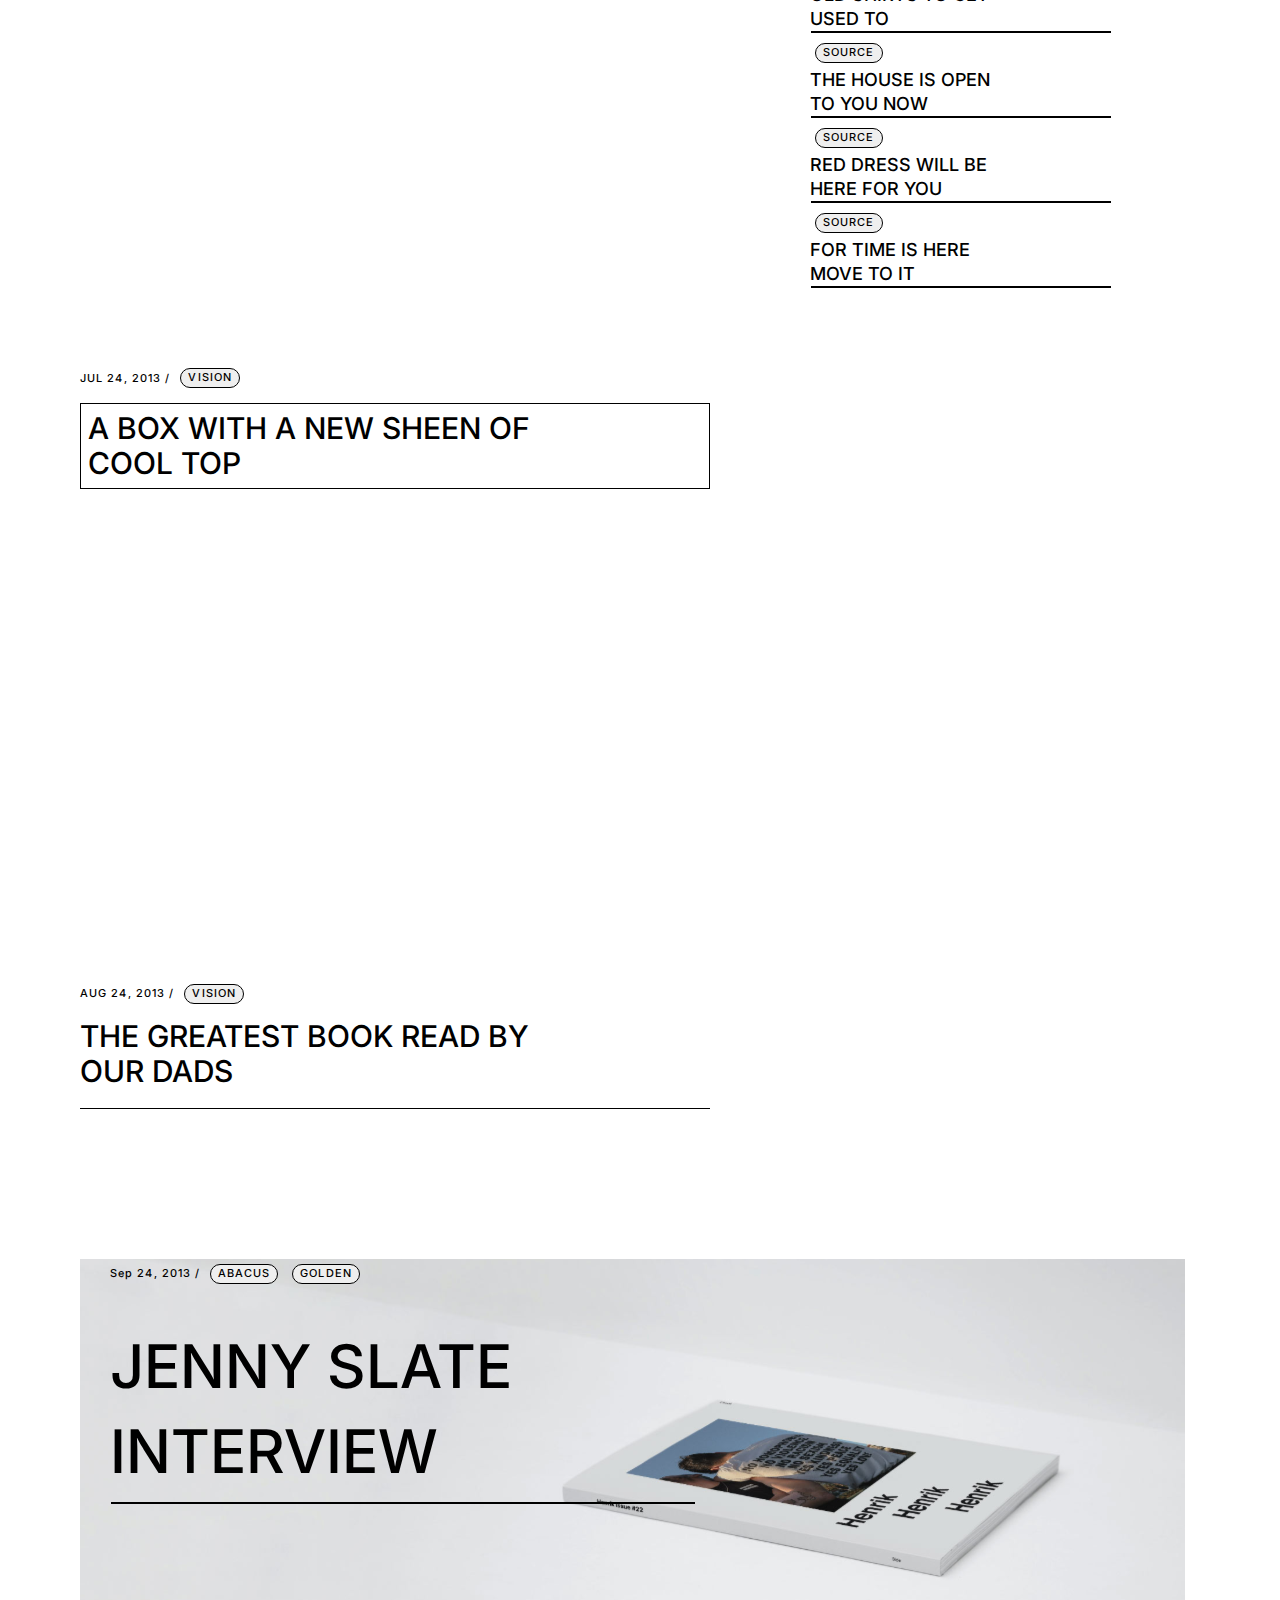
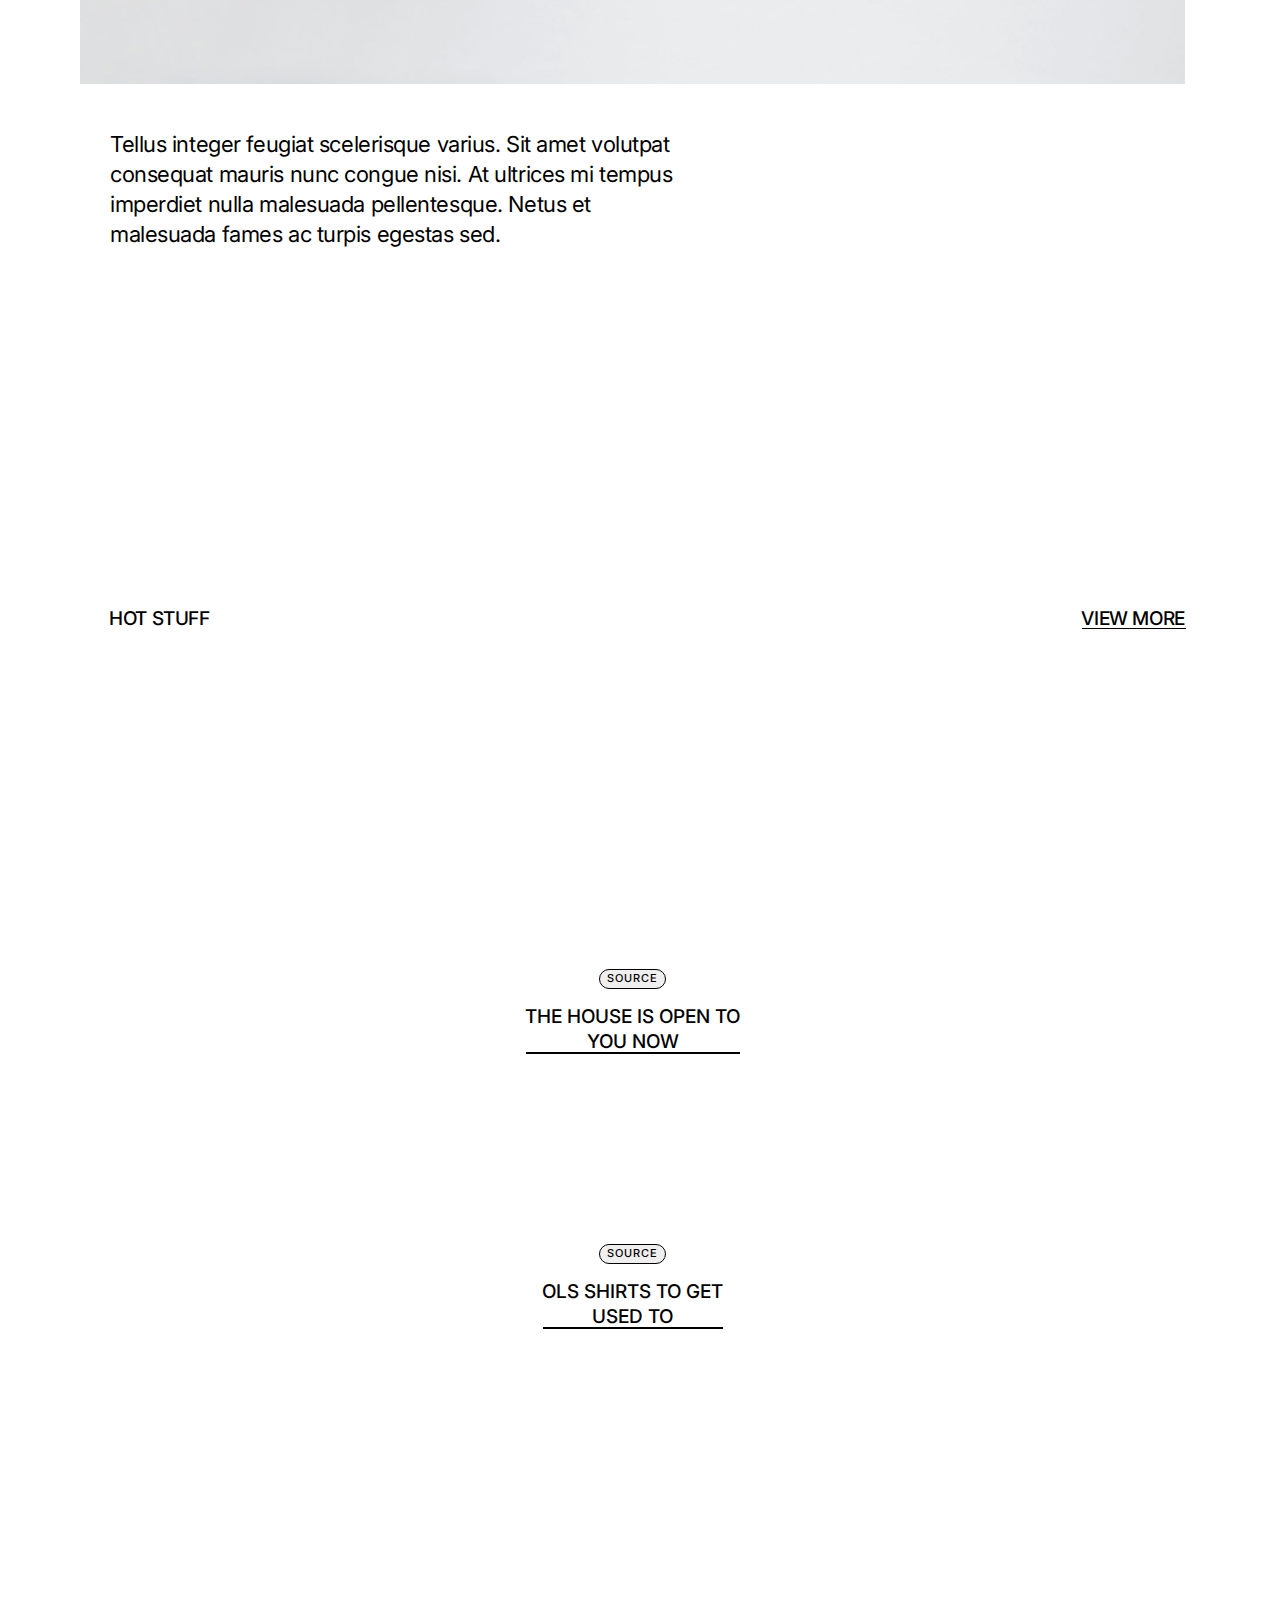
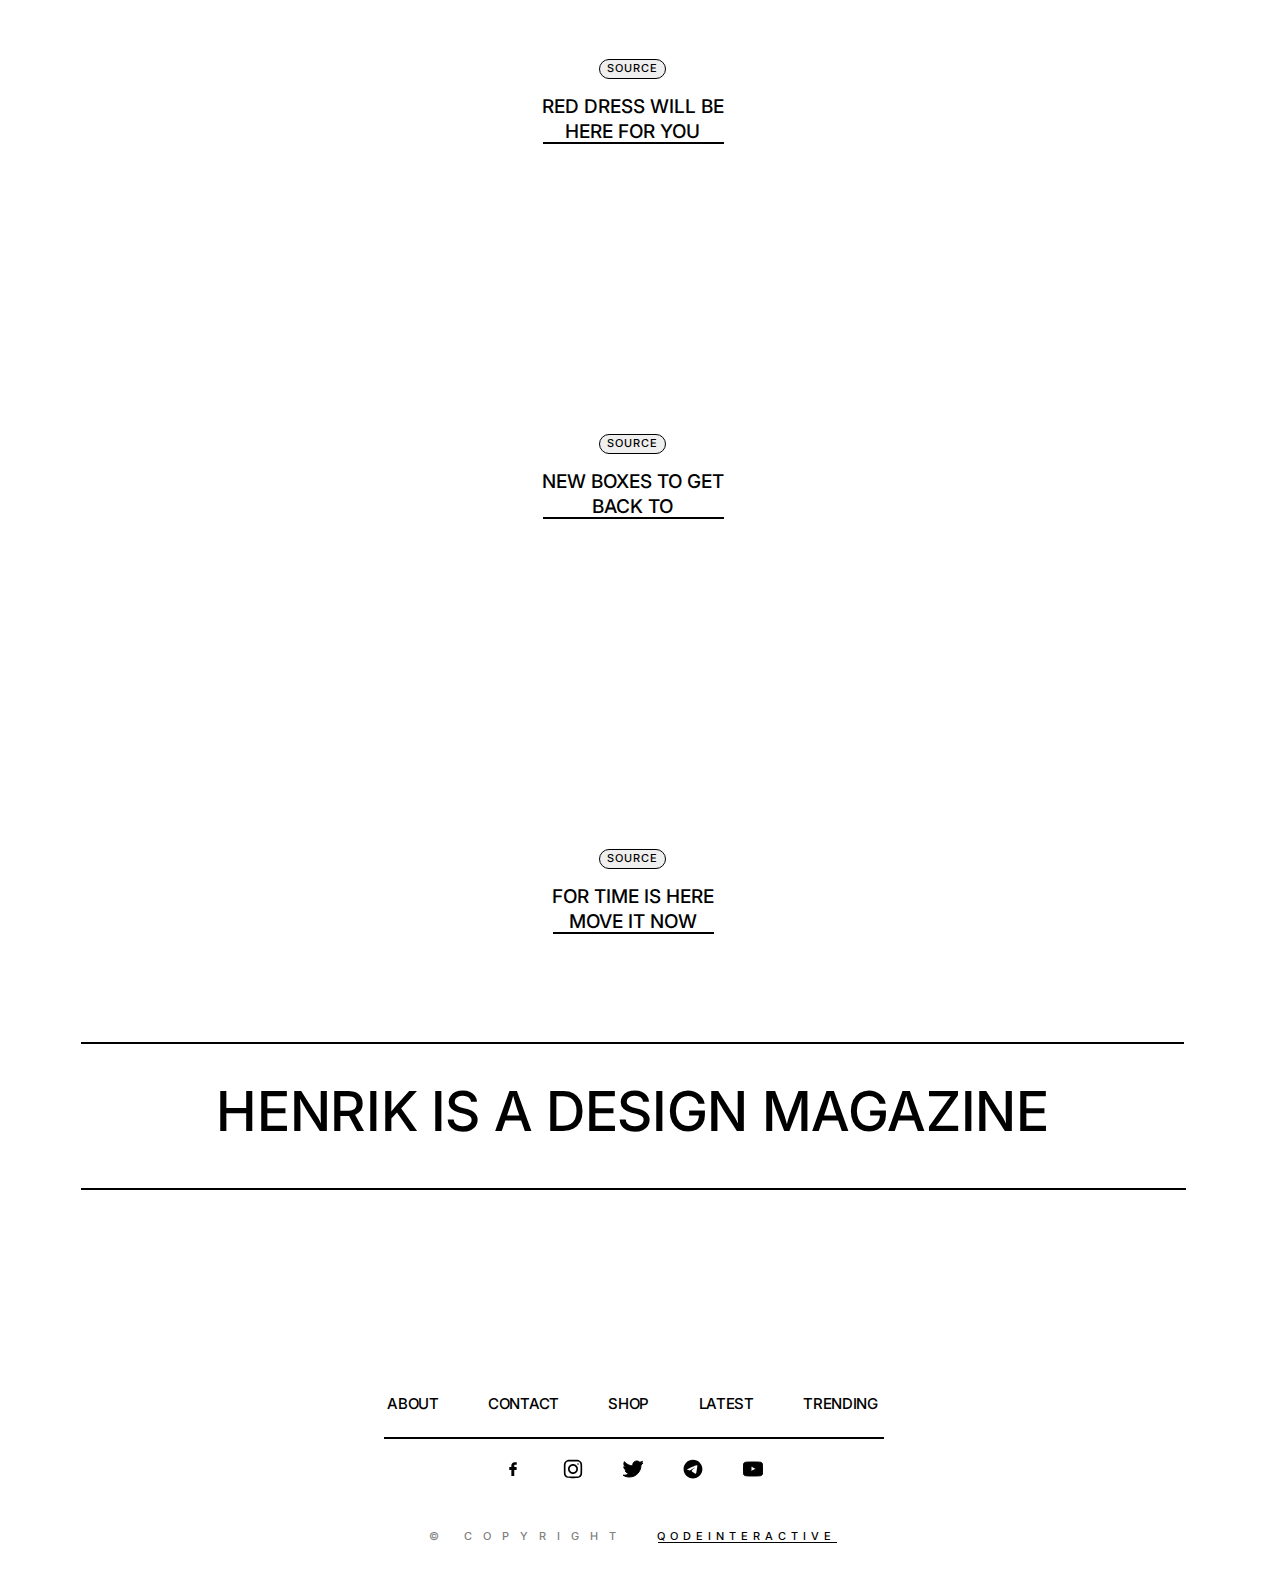
<file: main.html>
<!DOCTYPE html>
<html lang="ru">
<head>
    <meta charset="UTF-8">
    <meta name="viewport" content="width=device-width, initial-scale=1.0">
    <title>Henrik</title>
    <link rel="icon" href="./Icons/Black_Sixangle.svg" type="image/x-icon">
    <link rel="stylesheet" href="./FandN.css">
    <link rel="stylesheet" href="./styles.css">
</head>
<body>
    <header class="header">
        <div class="header-logo">
            <img 
                src="./Icons/Black_Sixangle.svg" 
                alt="Black sexangle" 
                class="header-logo-image"
                width="25px"
                height="28px"
                loading="lazy"
            />
            <a href="/" class="header-logo-link">
                Henrik
            </a>
        </div>
       <nav class="header-menu">
        <ul class="header-menu-list">
            <li class="header-menu-item">
                <a href="/" class="header-menu-link active">Home</a>
            </li>
            <li class="header-menu-item">
                <a href="/" class="header-menu-link">Pages</a>
            </li>
            <li class="header-menu-item">
                <a href="/" class="header-menu-link">Shop</a>
            </li>
            <li class="header-menu-item">
                <a href="/" class="header-menu-link">Blog</a>
            </li>
            <li class="header-menu-item">
                <a href="/" class="header-menu-link">Video</a>
            </li>
            <li class="header-menu-item">
                <a href="/" class="header-menu-link">New</a>
            </li>
        </ul>
       </nav>
       <div class="header-info">
            <a href="/" class="header-info-link" target="_blank">
                Info
            </a>
            <img 
                src="./Icons/Black_Curcle.svg" 
                alt="Black curcle" 
                class="header-info-image"
                width="30px"
                height="30px"
                loading="lazy"
            />
       </div>
    </header>
    <main class="content">
        <h1 class="visually-hidden">Henrik Magazine</h1>
        <section class="art">
            <h2 class="visually-hidden">Art / Painting</h2>
            <div class="art-banner">
                <p class="art-date">
                    <time datetime="2012-09-24">sep 24, 2012</time> 
                    / By Jenny Jensen / 
                    <button class="border-button" title="Art category">
                        Art
                    </button> 
                    <button class="border-button" title="Painting category">
                        Painting
                    </button>
                </p>
                <h3 class="art-title">
                    8 Days of John</br>
                    Bryce home</br>
                    improvement</br>
                    just for you</br>
                </h3>
                <p class="art-description">
                    Tellus integer feugiat scelerisque varius sit</br> 
                    amet volutpat consequat mauris nunc congue</br>
                    nisi at ultrices mi tempus imperdiet nulla</br>
                    malesuada pellentesque netus et malesuada</br>
                </p>
            </div>
            <div class="art-container">
                <img 
                    src="./Images/art/art.jpg" 
                    alt="" 
                    class="art-image"
                    width="590px"
                    height="790px"
                    loading="lazy"
                />
            </div>
        </section>
        <section class="post">
            <h2 class="visually-hidden">Latest Posts</h2>
            <header class="post-header">
                <div class="post-header-container">
                    <img 
                    src="./Icons/Black_Curcle.svg" 
                    alt="Black curcle" 
                    class="post-header-image"
                    width="15px"
                    height="15px"
                    loading="lazy"
                    />
                    <h3 class="post-header-title">
                        Latest posts
                    </h3>
                </div>
                <a href="/" class="post-header-link" target="_blank">
                    View all
                </a>
            </header>
            <div class="post-filter">
                <p class="post-filter-categories">
                    Filter by category:
                    <button class="border-button active-button" title="All categories">
                        All
                    </button>
                    <button class="border-button" title="Design category">
                        Design
                    </button>
                    <button class="border-button" title="Altyn category">
                        Altyn
                    </button>
                </p>
                <p class="post-filter-list">
                    First show default
                    <img 
                        src="./Icons/Down_arrow.svg" 
                        alt="Down arrow" 
                        class="post-filter-list-image"
                        width="15px"
                        height="8px"
                        loading="lazy"
                    />
                </p>
            </div>
            <ul class="post-list">
                <li class="post-list-item">
                    <img 
                    src="./Images/post/1.jpg"
                    alt="" 
                    class="post-list-item-image"
                    width="845px"
                    height="690px"
                    loading="lazy">
                    <div class="post-list-item-container">
                        <p class="post-list-item-time">
                            <time datetime="2012-10-24">oct 24, 2012</time>
                            / 
                            <button class="border-button" title="Altyn category">
                                Altyn
                            </button>
                        </p>
                        <p class="post-list-item-description">
                            Home of the big home kit skill of mix</br>
                            ups in tim</br>
                        </p>
                    </div>
                </li>
                <li class="post-list-item">
                    <img 
                    src="./Images/post/2.jpg"
                    alt="" 
                    class="post-list-item-image"
                    width="845px"
                    height="840px"
                    loading="lazy">
                    <div class="post-list-item-container">
                        <p class="post-list-item-time">
                            <time datetime="2013-03-24">Mar 24, 2012</time>
                            / 
                            <button class="border-button" title="Design category">
                                Design
                            </button>
                        </p>
                        <p class="post-list-item-description">
                            Try our our best in the spot tops and</br>
                            Tricks in</br>
                        </p>
                    </div>
                </li>
                <li class="post-list-item">
                    <img 
                    src="./Images/post/3.jpg"
                    alt="" 
                    class="post-list-item-image"
                    width="400px"
                    height="235px"
                    loading="lazy">
                    <div class="post-list-item-container">
                        <p class="post-list-item-time">
                            <time datetime="2012-11-24">Nov 24, 2012</time>
                            / 
                            <button class="border-button" title="Design category">
                                Design
                            </button>
                        </p>
                        <p class="post-list-item-description">
                            Read always falls buttered</br>
                            Side tip</br>
                        </p>
                    </div>
                </li>
                <li class="post-list-item">
                    <img 
                    src="./Images/post/4.jpg"
                    alt="" 
                    class="post-list-item-image"
                    width="400px"
                    height="250px"
                    loading="lazy">
                    <div class="post-list-item-container">
                        <p class="post-list-item-time">
                            <time datetime="2013-01-24">Jan 24, 2013</time>
                            / 
                            <button class="border-button" title="Altyn category">
                                Altyn
                            </button>
                        </p>
                        <p class="post-list-item-description">
                            Design that makes our</br>
                            Product good</br>
                        </p>
                    </div>
                </li>
                <li class="post-list-item">
                    <img 
                    src="./Images/post/5.jpg"
                    alt="" 
                    class="post-list-item-image"
                    width="400px"
                    height="540px"
                    loading="lazy">
                    <div class="post-list-item-container">
                        <p class="post-list-item-time">
                            <time datetime="2013-04-24">Apr 24, 2013</time>
                            / 
                            <button class="border-button" title="Design category">
                                Design
                            </button>
                        </p>
                        <p class="post-list-item-description">
                            Device that makes our</br>
                            Product good</br>
                        </p>
                    </div>
                </li>
                <li class="post-list-item">
                    <img 
                    src="./Images/post/6.jpg"
                    alt="" 
                    class="post-list-item-image"
                    width="400px"
                    height="290px"
                    loading="lazy">
                    <div class="post-list-item-container">
                        <p class="post-list-item-time">
                            <time datetime="2013-06-24">Jun 24, 2013</time>
                            / 
                            <button class="border-button" title="Design category">
                                Design
                            </button>
                        </p>
                        <p class="post-list-item-description">
                            The opus of tim roth's</br>
                            Somber life</br>
                        </p>
                    </div>
                </li>
                <li class="post-list-item">
                    <img 
                    src="./Images/post/7.jpg"
                    alt="" 
                    class="post-list-item-image"
                    width="400px"
                    height="380px"
                    loading="lazy">
                    <div class="post-list-item-container">
                        <p class="post-list-item-time">
                            <time datetime="2012-12-24">Dec 24, 2012</time>
                            / 
                            <button class="border-button" title="Altyn category">
                                Altyn
                            </button>
                        </p>
                        <p class="post-list-item-description">
                            The best blog out there</br>
                            Today now</br>
                        </p>
                    </div>
                </li>
                <li class="post-list-item">
                    <img 
                    src="./Images/post/8.jpg"
                    alt="" 
                    class="post-list-item-image"
                    width="400px"
                    height="540px"
                    loading="lazy">
                    <div class="post-list-item-container">
                        <p class="post-list-item-time">
                            <time datetime="2013-02-24">Feb 24, 2013</time>
                            / 
                            <button class="border-button" title="Altyn category">
                                Altyn
                            </button>
                        </p>
                        <p class="post-list-item-description">
                            Forever is longer than</br>
                            Today is</br>
                        </p>
                    </div>
                </li>
                <li class="post-list-item">
                    <img 
                    src="./Images/post/9.jpg"
                    alt="" 
                    class="post-list-item-image"
                    width="400px"
                    height="405px"
                    loading="lazy">
                    <div class="post-list-item-container">
                        <p class="post-list-item-time">
                            <time datetime="2013-05-24">May 24, 2013</time>
                            / 
                            <button class="border-button" title="Altyn category">
                                Altyn
                            </button>
                        </p>
                        <p class="post-list-item-description">
                            The pretty book of the lapua</br>
                            Top</br>
                        </p>
                    </div>
                </li>
            </ul>
        </section>
        <section class="popular">
            <div class="popular-title-container">
                <img 
                    src="./Icons/Black_Sixangle.svg" 
                    alt="Black sexangle" 
                    class="popular-title-image"
                    width="19px"
                    height="19px"
                    loading="lazy"
                />
                <h2 class="popular-title">
                    Popular
                </h2>
            </div>
            <div class="popular-photos-trending-container">
                <div class="popular-photos">
                    <div class="popular-photo-first">
                        <img 
                            src="./Images/popular/1.jpg" 
                            alt="" 
                            class="popular-photo-image-first"
                            width="630px"
                            height="470px"
                            loading="lazy"
                        />
                        <p class="popular-date">
                            <time datetime="2013-07-24">Jul 24, 2013 /</time>
                            <button class="border-button" title="Vision category">
                                Vision
                            </button> 
                        </p>
                        <p class="popular-photos-description-first">
                            A box with a new sheen of</br>
                            Cool top</br>
                        </p>
                    </div>
                    <div class="popular-photo-second">
                        <img 
                            src="./Images/popular/2.jpg" 
                            alt="" 
                            class="popular-photo-image-second"
                            width="630px"
                            height="470px"
                            loading="lazy"
                        />
                        <p class="popular-date">
                            <time datetime="2013-08-24">Aug 24, 2013 /</time> 
                            <button class="border-button" title="Vision category">
                                Vision
                            </button> 
                        </p>
                        <p class="popular-photos-description-second">
                            The greatest book read by</br>
                            Our dads</br>
                        </p>
                    </div>
                </div>
                <div class="popular-trending">
                    <div class="popular-trending-container">
                        <img 
                            src="./Icons/Black_Star.svg" 
                            alt="Black star" 
                            class="popular-trending-image"
                            width="15px"
                            height="19px"
                            loading="lazy"
                        />
                        <h3 class="popular-trending-title">
                            Trending
                        </h3>
                    </div>
                    <ul class="popular-trending-list">
                        <button class="border-button" title="Source category">
                            Source
                        </button>
                        <li class="popular-trending-list-item">
                            Old shirts to get</br>
                            Used to</br>
                        </li>
                        <button class="border-button" title="Source category">
                            Source
                        </button>
                        <li class="popular-trending-list-item">
                            The house is open</br>
                            To you now</br>
                        </li>
                        <button class="border-button" title="Source category">
                            Source
                        </button>
                        <li class="popular-trending-list-item">
                            Red dress will be </br>
                            Here for you</br>
                        </li>
                        <button class="border-button" title="Source category">
                            Source
                        </button>
                        <li class="popular-trending-list-item">
                            For time is here</br>
                            Move to it</br>
                        </li>
                    </ul>
                </div>
            </div>
        </section>
        <section class="interview">
            <h2 class="visually-hidden">Interview</h2>
            <div class="interview-title">
                <p class="interview-time">
                    <time datetime="2013-09-24">Sep 24, 2013</time>
                    /
                    <button class="border-button" title="Abacus category">
                        Abacus
                    </button>
                    <button class="border-button" title="Golden category">
                        Golden
                    </button>
                </p>
                <a href="/" class="interview-link" target="_blank">
                    Jenny Slate</br>
                    Interview</br>
                </a>
                <p class="interview-description">
                    Tellus integer feugiat scelerisque varius. Sit amet volutpat</br>
                    consequat mauris nunc congue nisi. At ultrices mi tempus</br>
                    imperdiet nulla malesuada pellentesque. Netus et</br>
                    malesuada fames ac turpis egestas sed.</br>
                </p>
            </div>
        </section>
        <section class="stuff">
            <h2 class="visually-hidden">Hot stuff</h2>
            <header class="stuff-header">
                <div class="stuff-header-container">
                    <img 
                        src="./Icons/Black_triangle.svg" 
                        alt="Black triangle" 
                        class="stuff-header-image"
                        width="19px"
                        height="16px"
                        loading="lazy"
                    >
                    <p class="stuff-header-container-title">
                        Hot stuff
                    </p>
                </div>
                <a href="/" class="stuff-header-link" target="_blank">
                    View more
                </a>
            </header>
            <ul class="stuff-pictures-list">
                <li class="stuff-pictures-item">
                    <img 
                        src="./Images/stuff/1.svg" 
                        alt="" 
                        class="stuff-image"
                        width="220px"
                        height="285px"
                        loading="lazy"
                    >
                    <button class="border-button" title="Source category">
                        Source
                    </button>
                    <p class="stuff-pictures-description">
                        The house is open to</br>
                        You now</br>
                    </p>
                </li>
                <li class="stuff-pictures-item">
                    <img 
                        src="./Images/stuff/2.svg" 
                        alt="" 
                        class="stuff-image"
                        width="220px"
                        height="145px"
                        loading="lazy"
                    >
                    <button class="border-button" title="Source category">
                        Source
                    </button>
                    <p class="stuff-pictures-description">
                        Ols shirts to get</br>
                        Used to</br>
                    </p>
                </li>
                <li class="stuff-pictures-item">
                    <img 
                        src="./Images/stuff/3.svg" 
                        alt="" 
                        class="stuff-image"
                        width="220px"
                        height="285px"
                        loading="lazy"
                    >
                    <button class="border-button" title="Source category">
                        Source
                    </button>
                    <p class="stuff-pictures-description">
                        Red dress will be</br>
                        Here for you</br>
                    </p>
                </li>
                <li class="stuff-pictures-item">
                    <img 
                        src="./Images/stuff/4.svg" 
                        alt="" 
                        class="stuff-image"
                        width="220px"
                        height="245px"
                        loading="lazy"
                    >
                    <button class="border-button" title="Source category">
                        Source
                    </button>
                    <p class="stuff-pictures-description">
                        New boxes to get</br>
                        Back to</br>
                    </p>
                </li>
                <li class="stuff-pictures-item">
                    <img 
                        src="./Images/stuff/5.svg" 
                        alt="" 
                        class="stuff-image"
                        width="220px"
                        height="285px"
                        loading="lazy"
                    >
                    <button class="border-button" title="Source category">
                        Source
                    </button>
                    <p class="stuff-pictures-description">
                        For time is here</br>
                        Move it now</br>
                    </p>
                </li>
            </ul>
        </section>
        <section class="title">
            <div class="title-container">
                <h2 class="title-banner">
                    Henrik is a design magazine
                </h2>
            </div>
        </section>
    </main>
    <footer class="footer">
        <h2 class="visually-hidden">Henrik footer</h2>
        <nav class="footer-menu-links">
            <ul class="footer-menu-link-list">
                <li class="footer-menu-link-item">
                    <a href="/" class="footer-link">About</a>
                </li>
                <li class="footer-menu-link-item">
                    <a href="/" class="footer-link">Contact</a>
                </li>
                <li class="footer-menu-link-item">
                    <a href="/" class="footer-link">Shop</a>
                </li>
                <li class="footer-menu-link-item">
                    <a href="/" class="footer-link">Latest</a>
                </li>
                <li class="footer-menu-link-item">
                    <a href="/" class="footer-link">Trending</a>
                </li>
            </ul>
        </nav>
        <nav class="footer-menu-icons">
            <ul class="footer-menu-icons-list">
                <li class="footer-menu-icons-item">
                    <a href="/" class="footer-menu-icons-link" target="_blank">
                        <svg fill="#000000"  viewBox="0 0 32 32" xmlns="http://www.w3.org/2000/svg">
                            <path d="M21.95 5.005l-3.306-.004c-3.206 0-5.277 2.124-5.277 5.415v2.495H10.05v4.515h3.317l-.004 9.575h4.641l.004-9.575h3.806l-.003-4.514h-3.803v-2.117c0-1.018.241-1.533 1.566-1.533l2.366-.001.01-4.256z"/>
                        </svg>
                    </a>
                </li>
                <li class="footer-menu-icons-item">
                    <a href="/" class="footer-menu-icons-link" target="_blank">
                        <svg viewBox="0 0 24 24" fill="none" xmlns="http://www.w3.org/2000/svg">
                            <path fill-rule="evenodd" clip-rule="evenodd" d="M12 18C15.3137 18 18 15.3137 18 12C18 8.68629 15.3137 6 12 6C8.68629 6 6 8.68629 6 12C6 15.3137 8.68629 18 12 18ZM12 16C14.2091 16 16 14.2091 16 12C16 9.79086 14.2091 8 12 8C9.79086 8 8 9.79086 8 12C8 14.2091 9.79086 16 12 16Z" fill="#0F0F0F"/>
                            <path d="M18 5C17.4477 5 17 5.44772 17 6C17 6.55228 17.4477 7 18 7C18.5523 7 19 6.55228 19 6C19 5.44772 18.5523 5 18 5Z" fill="#0F0F0F"/>
                            <path fill-rule="evenodd" clip-rule="evenodd" d="M1.65396 4.27606C1 5.55953 1 7.23969 1 10.6V13.4C1 16.7603 1 18.4405 1.65396 19.7239C2.2292 20.8529 3.14708 21.7708 4.27606 22.346C5.55953 23 7.23969 23 10.6 23H13.4C16.7603 23 18.4405 23 19.7239 22.346C20.8529 21.7708 21.7708 20.8529 22.346 19.7239C23 18.4405 23 16.7603 23 13.4V10.6C23 7.23969 23 5.55953 22.346 4.27606C21.7708 3.14708 20.8529 2.2292 19.7239 1.65396C18.4405 1 16.7603 1 13.4 1H10.6C7.23969 1 5.55953 1 4.27606 1.65396C3.14708 2.2292 2.2292 3.14708 1.65396 4.27606ZM13.4 3H10.6C8.88684 3 7.72225 3.00156 6.82208 3.0751C5.94524 3.14674 5.49684 3.27659 5.18404 3.43597C4.43139 3.81947 3.81947 4.43139 3.43597 5.18404C3.27659 5.49684 3.14674 5.94524 3.0751 6.82208C3.00156 7.72225 3 8.88684 3 10.6V13.4C3 15.1132 3.00156 16.2777 3.0751 17.1779C3.14674 18.0548 3.27659 18.5032 3.43597 18.816C3.81947 19.5686 4.43139 20.1805 5.18404 20.564C5.49684 20.7234 5.94524 20.8533 6.82208 20.9249C7.72225 20.9984 8.88684 21 10.6 21H13.4C15.1132 21 16.2777 20.9984 17.1779 20.9249C18.0548 20.8533 18.5032 20.7234 18.816 20.564C19.5686 20.1805 20.1805 19.5686 20.564 18.816C20.7234 18.5032 20.8533 18.0548 20.9249 17.1779C20.9984 16.2777 21 15.1132 21 13.4V10.6C21 8.88684 20.9984 7.72225 20.9249 6.82208C20.8533 5.94524 20.7234 5.49684 20.564 5.18404C20.1805 4.43139 19.5686 3.81947 18.816 3.43597C18.5032 3.27659 18.0548 3.14674 17.1779 3.0751C16.2777 3.00156 15.1132 3 13.4 3Z" fill="#0F0F0F"/>
                        </svg>
                    </a>
                </li>
                <li class="footer-menu-icons-item">
                    <a href="/" class="footer-menu-icons-link" target="_blank">
                        <svg viewBox="0 -2 20 20" version="1.1" xmlns="http://www.w3.org/2000/svg" xmlns:xlink="http://www.w3.org/1999/xlink">
                            <g id="Page-1" stroke="none" stroke-width="1" fill="none" fill-rule="evenodd">
                                <g id="Dribbble-Light-Preview" transform="translate(-60.000000, -7521.000000)" fill="#000000">
                                    <g id="icons" transform="translate(56.000000, 160.000000)">
                                        <path d="M10.29,7377 C17.837,7377 21.965,7370.84365 21.965,7365.50546 C21.965,7365.33021 21.965,7365.15595 21.953,7364.98267 C22.756,7364.41163 23.449,7363.70276 24,7362.8915 C23.252,7363.21837 22.457,7363.433 21.644,7363.52751 C22.5,7363.02244 23.141,7362.2289 23.448,7361.2926 C22.642,7361.76321 21.761,7362.095 20.842,7362.27321 C19.288,7360.64674 16.689,7360.56798 15.036,7362.09796 C13.971,7363.08447 13.518,7364.55538 13.849,7365.95835 C10.55,7365.79492 7.476,7364.261 5.392,7361.73762 C4.303,7363.58363 4.86,7365.94457 6.663,7367.12996 C6.01,7367.11125 5.371,7366.93797 4.8,7366.62489 L4.8,7366.67608 C4.801,7368.5989 6.178,7370.2549 8.092,7370.63591 C7.488,7370.79836 6.854,7370.82199 6.24,7370.70483 C6.777,7372.35099 8.318,7373.47829 10.073,7373.51078 C8.62,7374.63513 6.825,7375.24554 4.977,7375.24358 C4.651,7375.24259 4.325,7375.22388 4,7375.18549 C5.877,7376.37088 8.06,7377 10.29,7376.99705" id="twitter-[#154]">
                        
                        </path>
                                    </g>
                                </g>
                            </g>
                        </svg>
                    </a>
                </li>
                <li class="footer-menu-icons-item">
                    <a href="/" class="footer-menu-icons-link" target="_blank">
                        <svg fill="#000000"  viewBox="0 0 32 32" version="1.1" xmlns="http://www.w3.org/2000/svg">
                            <path d="M22.122 10.040c0.006-0 0.014-0 0.022-0 0.209 0 0.403 0.065 0.562 0.177l-0.003-0.002c0.116 0.101 0.194 0.243 0.213 0.403l0 0.003c0.020 0.122 0.031 0.262 0.031 0.405 0 0.065-0.002 0.129-0.007 0.193l0-0.009c-0.225 2.369-1.201 8.114-1.697 10.766-0.21 1.123-0.623 1.499-1.023 1.535-0.869 0.081-1.529-0.574-2.371-1.126-1.318-0.865-2.063-1.403-3.342-2.246-1.479-0.973-0.52-1.51 0.322-2.384 0.221-0.23 4.052-3.715 4.127-4.031 0.004-0.019 0.006-0.040 0.006-0.062 0-0.078-0.029-0.149-0.076-0.203l0 0c-0.052-0.034-0.117-0.053-0.185-0.053-0.045 0-0.088 0.009-0.128 0.024l0.002-0.001q-0.198 0.045-6.316 4.174c-0.445 0.351-1.007 0.573-1.619 0.599l-0.006 0c-0.867-0.105-1.654-0.298-2.401-0.573l0.074 0.024c-0.938-0.306-1.683-0.467-1.619-0.985q0.051-0.404 1.114-0.827 6.548-2.853 8.733-3.761c1.607-0.853 3.47-1.555 5.429-2.010l0.157-0.031zM15.93 1.025c-8.302 0.020-15.025 6.755-15.025 15.060 0 8.317 6.742 15.060 15.060 15.060s15.060-6.742 15.060-15.060c0-8.305-6.723-15.040-15.023-15.060h-0.002q-0.035-0-0.070 0z"></path>
                        </svg>
                    </a>
                </li>
                <li class="footer-menu-icons-item">
                    <a href="/" class="footer-menu-icons-link" target="_blank">
                        <svg viewBox="0 -3 20 20" version="1.1" xmlns="http://www.w3.org/2000/svg" xmlns:xlink="http://www.w3.org/1999/xlink">
                            <g id="Page-1" stroke="none" stroke-width="1" fill="none" fill-rule="evenodd">
                                <g id="Dribbble-Light-Preview" transform="translate(-300.000000, -7442.000000)" fill="#000000">
                                    <g id="icons" transform="translate(56.000000, 160.000000)">
                                        <path d="M251.988432,7291.58588 L251.988432,7285.97425 C253.980638,7286.91168 255.523602,7287.8172 257.348463,7288.79353 C255.843351,7289.62824 253.980638,7290.56468 251.988432,7291.58588 M263.090998,7283.18289 C262.747343,7282.73013 262.161634,7282.37809 261.538073,7282.26141 C259.705243,7281.91336 248.270974,7281.91237 246.439141,7282.26141 C245.939097,7282.35515 245.493839,7282.58153 245.111335,7282.93357 C243.49964,7284.42947 244.004664,7292.45151 244.393145,7293.75096 C244.556505,7294.31342 244.767679,7294.71931 245.033639,7294.98558 C245.376298,7295.33761 245.845463,7295.57995 246.384355,7295.68865 C247.893451,7296.0008 255.668037,7296.17532 261.506198,7295.73552 C262.044094,7295.64178 262.520231,7295.39147 262.895762,7295.02447 C264.385932,7293.53455 264.28433,7285.06174 263.090998,7283.18289" id="youtube-[#168]">
                        
                        </path>
                                    </g>
                                </g>
                            </g>
                        </svg>
                    </a>
                </li>
            </ul>
        </nav>
        <div class="footer-copyright-container">
            <p class="footer-copyright">
                © Copyright 
            </p>
            <a href="/" target="_blank" class="footer-copyright-link">
                Qodeinteractive
            </a>
        </div>
    </footer>
</body>
</html>
</file>
<file: FandN.css>
@font-face {
    font-family: 'Inter';
    src: url('./Fonts/Inter-Regular.woff2') format('woff2');
    font-weight: 400;
    font-style: normal;
    font-display: swap;
}

@font-face {
    font-family: 'Inter';
    src: url('./Fonts/Inter-Medium.woff2') format('woff2');
    font-weight: 500;
    font-style: normal;
    font-display: swap;
}

/**
  Нормализация блочной модели
 */
*,
::before,
::after {
  box-sizing: border-box;
}

/**
  Убираем внутренние отступы слева тегам списков,
  у которых есть атрибут class
 */
:where(ul, ol):where([class]) {
  padding-left: 0;
}

/**
  Убираем внешние отступы body и двум другим тегам,
  у которых есть атрибут class
 */
body,
:where(blockquote, figure):where([class]) {
  margin: 0;
}

/**
  Убираем внешние отступы вертикали нужным тегам,
  у которых есть атрибут class
 */
:where(
  h1,
  h2,
  h3,
  h4,
  h5,
  h6,
  p,
  ul,
  ol,
  dl
):where([class]) {
  margin-block: 0;
}

:where(dd[class]) {
  margin-left: 0;
}

:where(fieldset[class]) {
  margin-left: 0;
  padding: 0;
  border: none;
}

/**
  Убираем стандартный маркер маркированному списку,
  у которого есть атрибут class
 */
:where(ul[class]) {
  list-style: none;
}

:where(address[class]) {
  font-style: normal;
}

/**
  Обнуляем вертикальные внешние отступы параграфа,
  объявляем локальную переменную для внешнего отступа вниз,
  чтобы избежать взаимодействие с более сложным селектором
 */
p {
  --paragraphMarginBottom: 24px;

  margin-block: 0;
}

/**
  Внешний отступ вниз для параграфа без атрибута class,
  который расположен не последним среди своих соседних элементов
 */
p:where(:not([class]):not(:last-child)) {
  margin-bottom: var(--paragraphMarginBottom);
}


/**
  Упрощаем работу с изображениями и видео
 */
img,
video {
  display: block;
  max-width: 100%;
  height: auto;
}

/**
  Наследуем свойства шрифт для полей ввода
 */
input,
textarea,
select,
button {
  font: inherit;
}

html {
  /**
    Пригодится в большинстве ситуаций
    (когда, например, нужно будет "прижать" футер к низу сайта)
   */
  height: 100%;
  /**
    Убираем скачок интерфейса по горизонтали
    при появлении / исчезновении скроллбара
   */
  scrollbar-gutter: stable;
}

/**
  Плавный скролл
 */
html,
:has(:target) {
  scroll-behavior: smooth;
}

body {
  /**
    Пригодится в большинстве ситуаций
    (когда, например, нужно будет "прижать" футер к низу сайта)
   */
  min-height: 100%;
  /**
    Унифицированный интерлиньяж
   */
  line-height: 1.5;
}

/**
  Нормализация высоты элемента ссылки при его инспектировании в DevTools
 */
a:where([class]) {
  display: inline-flex;
}

/**
  Курсор-рука при наведении на элемент
 */
button,
label {
  cursor: pointer;
}

/**
  Приводим к единому цвету svg-элементы
  (за исключением тех, у которых уже указан
  атрибут fill со значением 'none' или начинается с 'url')
 */
:where([fill]:not(
  [fill="none"],
  [fill^="url"]
)) {
  fill: currentColor;
}

/**
  Приводим к единому цвету svg-элементы
  (за исключением тех, у которых уже указан
  атрибут stroke со значением 'none')
 */
:where([stroke]:not(
  [stroke="none"],
  [stroke^="url"]
)) {
  stroke: currentColor;
}

/**
  Чиним баг задержки смены цвета при взаимодействии с svg-элементами
 */
svg * {
  transition-property: fill, stroke;
}

/**
  Приведение рамок таблиц в классический 'collapse' вид
 */
:where(table) {
  border-collapse: collapse;
  border-color: currentColor;
}

/**
  Удаляем все анимации и переходы для людей,
  которые предпочитают их не использовать
 */
@media (prefers-reduced-motion: reduce) {
  *,
  ::before,
  ::after {
    animation-duration: 0.01ms !important;
    animation-iteration-count: 1 !important;
    transition-duration: 0.01ms !important;
    scroll-behavior: auto !important;
  }
}

.visually-hidden {
    position: absolute;
    width: 1px;
    height: 1px;
    margin: -1px;
    border: 0;
    padding: 0;
    white-space: nowrap;
    clip-path: inset(100%);
    clip: rect(0 0 0 0);
    overflow: hidden;
  }
</file>
<file: styles.css>
:root {
    --color-black: #000000;
    --color-white: #FFFFFF;
    --color-grey: #808080;
    
    --font-family-base: 'Inter', sans-serif;

    --container-width: 1730px;
    --container-padding-x: 95px;

    --transition-duration: 0.2s;

    --text-decor: none;

    --border-hr: 2px solid var(--color-black);
    --border-words: 1px solid var(--color-black);
}

body {
  font-family: var(--font-family-base);
  font-weight: 400;
  font-size: 24px;
  line-height: 32px;
  color: var(--color-black);
  background-color: var(--color-white);
}

.container {
  max-width: calc(var(--container-width) + var(--container-padding-x) * 2);
  margin-inline: auto;
  padding-inline: var(--container-padding-x);
}

h1, h2, h3, h4, h5, h6 {
  font-weight: 500;
  text-transform: uppercase;
}

a {
  color: var(--color-black);
  transition-duration: var(--transition-duration);
}

a:hover {
  transform: scale(1.2);
  color: var(--color-black);
}

button {
  color: var(--color-black);
  transition-duration: var(--transition-duration);
}

svg *[fill] { fill: currentColor }
svg *[stroke] { stroke: currentColor }

.border-button {
  display: inline-flex;
  align-items: center; 
  justify-content: center; 
  height: 20px;
  padding: 4px 7px 5px 7px;
  margin: 5px;
  border: var(--border-words);
  border-radius: 20px;
  font-size: 11px; 
  line-height: 11px;
  letter-spacing: 1.1px; 
  text-transform: uppercase;   
}

.border-button:hover {
  transform: scale(1.3);
  background-color: var(--color-grey);
  transition-duration: var(--transition-duration);
  color: var(--color-white);
}

button:hover {
  transform: scale(1.3);
  color: var(--color-black);
}

.active-button {
  background-color: var(--color-black);
  color: var(--color-white);
}

.active-button:hover {
  color: var(--color-white);
}

.header {
  display: flex;
  justify-content: space-between;
  align-items: center;
  column-gap: 20px;
  padding-inline: 30px;
  text-transform: uppercase;
  font-weight: 500;
  letter-spacing: -0.3px;
  position: relative; 
}

.header::after {
  content: "";
  position: absolute; 
  bottom: -10px; 
  left: 30px; 
  right: 30px; 
  height: 2px; 
  background-color: var(--color-black); 
  margin-bottom: -10px; 
}

.header-logo {
  display: flex;
  align-items: center;
  column-gap: 10px;
  width: 110px;
  height: 30px;
  font-size: min(1.04vw, 20px);
  line-height: 29px;
}

.header-logo-link {
  text-decoration: var(--text-decor);
  width: 70px;
  height: 30px;
  font-size: 20px;
}

.header-menu {
  width: 430px;
  height: auto;
}

.header-menu-list {
  display: flex;
  flex-wrap: wrap;
  column-gap: 35px;
  font-size: 15px;
  line-height: 26px;
  height: 25px;
}

.header-menu-link {
  text-decoration: var(--text-decor);
}

.header-info {
  display: flex;
  align-items: center;
  column-gap: 10px;
  width: 110px;
  height: 30px
}

.header-info-link {
  text-decoration: var(--text-decor);
  font-size: 20px;
  line-height: 25px;
}

.art {
  display: flex;
  justify-content: space-between;
  column-gap: clamp(20px, 7.81vw, 125px);
  margin-inline: 80px;
  margin-top: 60px;
  padding-bottom: 25px;
  position: relative;
}

.art::after {
  content: "";
  position: absolute; 
  bottom: -10px; 
  left: 1px; 
  right: 1px; 
  height: 2px; 
  background-color: var(--color-black); 
  margin-bottom: -10px;
}

.art-banner {
  display: flex;
  flex-direction: column;
  justify-content: space-between;
  box-sizing: border-box;
  height: auto;
  padding-right: 15px;
}

.art-date {
  align-items: center;
  width: 100%;
  height: 25px;
  text-transform: uppercase;
  font-size: 11px;
  font-weight: 500;
  letter-spacing: 1.1px;
  line-height: 11px;
  padding-bottom: 40px;
  white-space: nowrap;
  overflow: hidden;
}

.art-title {
  display: block;
  max-width: 100%;
  padding: min(0.52vw, 10px);
  margin-bottom: min(14.06vw, 270px);
  font-size: min(3.65vw, 70px);
  font-weight: 500;
  text-transform: uppercase;
  line-height: 120%;
  border: var(--border-words);
  white-space: nowrap;
  overflow: hidden;
}

.art-description {
  font-size: 20px;
  font-weight: 400;
  line-height: 30px;
  letter-spacing: -0.44px;
  white-space: nowrap;
  overflow: hidden;
}

.art-container {
  display: flex;
  justify-content: flex-end;
  padding-left: 15px;
  max-width: 100%;
}

.post {
  margin-inline: 80px;
  margin-top: 60px;
  position: relative;
  font-weight: 500;
}

.post::after {
  content: "";
  position: absolute; 
  bottom: -10px; 
  left: 1px; 
  right: 1px; 
  height: 2px; 
  background-color: var(--color-black); 
  margin-bottom: -10px;
}

.post-header {
  display: flex;
  justify-content: space-between;
  width: 100%;
  margin-top: 100px;
  margin-bottom: 30px;
  text-transform: uppercase;
  font-size: 19px;
  letter-spacing: -0.36px;
  line-height: 19px;
}

.post-header-container {
  display: flex;
  align-items: center;
  column-gap: 5px;
  height: 19px;
}

.post-header-link {
  display: flex;
  text-decoration: var(--text-decor);
  position: relative;
}

.post-header-link::after {
  content: "";
  position: absolute; 
  bottom: -1px; 
  left: 1px; 
  right: 1px; 
  height: 1px; 
  background-color: var(--color-black); 
  margin-bottom: -1px;
}

.post-filter {
  display: flex;
  justify-content: space-between;
  align-items: center;
  height: 40px;
  margin-bottom: 30px;
  text-transform: uppercase;
  font-size: 11px;
  letter-spacing: 1.1px;
  line-height: 1.1em;
}

.post-filter-list {
  display: flex;
  justify-self: flex-end;
}            

.post-filter-list-image {
  margin-left: 10px;
  margin-bottom: 10px;
}

.post-list {
  display: grid;
  grid-template-columns: 845px 400px 400px;
  grid-template-rows: repeat(3, 1fr);
  gap: 10px;
  justify-content: center;
  max-width: 100%;
  height: auto;
  padding: 0 10px;
  margin-left: 10px;
  margin-bottom: 30px;
}

.post-list-item {
  margin-left: 30px;
}

.post-list-item:first-child {
  grid-row-start: 1;
  grid-column-start: 1;
  grid-row-end: 3;
  grid-column-end: 2;
}

.post-list-item:nth-child(2) {
  grid-row: span 2 / span 2;
  grid-column-start: 1;
  grid-row-start: 3;
}

.post-list-item:nth-child(3) {
  grid-row-start: 1;
  grid-column-start: 2;
  grid-row-end: 2;
  grid-column-end: 3;
}

.post-list-item:nth-child(4) {
  grid-column-start: 2;
  grid-row-start: 2;
}

.post-list-item:nth-child(5) {
  grid-column-start: 2;
  grid-row-start: 3;
}

.post-list-item:nth-child(6) {
  grid-column-start: 2;
  grid-row-start: 4;
}

.post-list-item:nth-child(7) {
  grid-column-start: 3;
  grid-row-start: 1;
}

.post-list-item:nth-child(8) {
  grid-row: span 2 / span 2;
  grid-column-start: 3;
  grid-row-start: 2;
}

.post-list-item:last-child {
  grid-column-start: 3;
  grid-row-start: 4;
}

.post-list-item-container {
  display: block;
  max-width: 100%;
  height: auto;
  overflow: hidden;
  text-transform: uppercase;
  position: relative;
  padding-bottom: 10px;
}

.post-list-item-time {
  font-size: 11px;
  letter-spacing: 1.1px;
  line-height: 11px;
  margin-top: 10px;
  margin-bottom: 10px;
}

.post-list-item-description {
  font-size: 24px; 
  font-weight: 500;
  line-height: 32px;
  height: auto;
  position: relative;
  padding-bottom: 5px;
}

.post-list-item:nth-child(1) .post-list-item-description,
.post-list-item:nth-child(2) .post-list-item-description {
  font-size: 37px;
  line-height: 45px;
  height: auto;
}

.post-list-item-description::after {
  content: "";
  position: absolute; 
  bottom: -1px; 
  left: 1px; 
  right: 1px; 
  height: 3px;
  background-color: var(--color-black); 
  width: 100%;
}

.popular {
  margin-inline: 80px;
  margin-top: 150px;
  font-weight: 500;
  text-transform: uppercase;
  position: relative;
}

.popular-title-container {
  display: flex;
  align-items: center;
  column-gap: 10px;
  margin-bottom: 20px;
  width: 100%;
  height: 20px;
}

.popular-title-image {
  max-width: 100%;
}

.popular-title {
  font-size: 19px;
  line-height: 19px;
  letter-spacing: -0.36px;
}

.popular-photos-trending-container {
  display: flex;
  justify-content: space-between;
  column-gap: 10px;
}

.popular-photos {
  display: flex;
  justify-content: space-between;
  column-gap: min(1.56vw, 30px);
}

.popular-photo-image-first,
.popular-photo-image-second {
  max-width: 100%;
}

.popular-date {
  display: flex;
  align-items: center;
  column-gap: 5px;
  height: 30px;
  font-size: 11px;
  line-height: 11px;
  letter-spacing: 1.1px;
  margin-top: 10px;
  margin-bottom: 10px;
}

.popular-photos-description-first {
  display: block;
  max-width: 100%;
  padding: min(0.52vw, 10px);
  font-size: 37px;
  line-height: 45px;
  border: var(--border-words);
  white-space: nowrap;
  overflow: hidden;
}

.popular-photos-description-second {
  display: block;
  max-width: 100%;
  height: 90px;
  font-size: 37px;
  line-height: 45px;
  border-bottom: var(--border-words);
  border-width: 100%;
  padding-bottom: 20px;
  position: relative;
  white-space: nowrap;
  overflow: hidden;
}

.popular-trending {
  display: flex;
  flex-direction: column;
  width: 300px;
  margin-right: 100px;
  margin-bottom: 100px;
}

.popular-trending-container {
  display: flex;
  align-items: center;
  height: 19px;
  margin-bottom: 45px;
}

.popular-trending-title {
  margin-left: 10px;
  font-size: 19px;
  line-height: 19px;
  letter-spacing: -0.36px;
}

.popular-trending-list {
  height: 500px;
}

.popular-trending-list-item {
  font-size: 24px;
  line-height: 32px;
  position: relative;
  margin-bottom: 1px;
}

.popular-trending-list-item::after {
  content: "";
  position: absolute;
  bottom: -1px;
  left: 1px;
  right: 1px;
  height: 2px;
  background-color: var(--color-black);
  margin-bottom: -1px;
  width: 100%;
}

.interview {
  background-image: url(./Images/interview/interview.svg);
  background-size: 100% auto;
  background-repeat: no-repeat;
  height: 100vh;
  margin-inline: 80px;
  margin-top: 150px;
}

.interview-title {
  display: flex;
  flex-direction: column;
  justify-content: space-between;
  column-gap: 10px;
  box-sizing: border-box;
  width: 615px;
  padding-left: 30px;
}

.interview-time {
  height: 30px;
  font-size: 11px;
  font-weight: 500;
  line-height: 11px;
  letter-spacing: 1.1px;
}

.interview-link {
  display: block;
  max-width: 100%;
  height: 180px;
  font-size: 77px;
  font-weight: 500;
  line-height: 85px;
  text-transform: uppercase;
  text-decoration: var(--text-decor);
  position: relative;
  white-space: nowrap;
  overflow: hidden;
  margin-top: 40px;
}

.interview-link::after {
  content: "";
  position: absolute;
  bottom: -1px;
  left: 1px;
  right: 1px;
  height: 2px;
  background-color: var(--color-black);
  margin-bottom: 1px;
  width: 100%;
}

.interview-link:hover {
  transform: scale(1.1);
}

.interview-description {
  height: auto;
  font-size: 22px;
  font-weight: 400;
  line-height: 30px;
  margin-top: 300px;
  letter-spacing: -0.44px;
}

.stuff {
  margin-inline: 80px;
  margin-top: 50px;
  font-weight: 500;
  text-transform: uppercase;
  position: relative
}

.stuff::after {
  content: "";
  position: absolute; 
  bottom: -10px; 
  left: 1px; 
  right: 1px; 
  height: 2px; 
  background-color: var(--color-black); 
  margin-bottom: -70px;
}

.stuff-header {
  display: flex;
  justify-content: space-between;
  align-items: center;
  margin-bottom: 40px;
}

.stuff-header-container {
  display: flex;
  align-items: center;
  column-gap: 10px;
  width: 100%;
  height: 20px;
}

.stuff-header-container-title {
  font-size: 19px;
  line-height: 19px;
  letter-spacing: -0.36px;
}

.stuff-header-link {
  justify-self: flex-end;
  height: 20px;
  font-size: 19px;
  line-height: 19px;
  letter-spacing: -0.36px;
  text-decoration: var(--text-decor);
  position: relative;
  white-space: nowrap;
}

.stuff-header-link::after {
  position: absolute;
  content: "";
  bottom: -1px;
  left: 1px;
  right: 1px;
  height: 1px;
  background-color: var(--color-black);
  margin-bottom: 1px;
  width: 100%;
}

.stuff-pictures-list {
  display: flex;
  justify-content: space-between;
  align-items: center;
  column-gap: 40px;
  margin-inline: 20px;
  margin-bottom: 50px;
}

.stuff-image {
  max-width: 100%;
  height: auto;
  margin-bottom: 10px;
}

.stuff-pictures-description {
  margin-top: 10px;
  font-size: 19px;
  line-height: 25px;
  white-space: nowrap;
  overflow: hidden;
  position: relative;
}

.stuff-pictures-description::after {
  position: absolute;
  content: "";
  bottom: -1px;
  left: 1px;
  right: 1px;
  height: 2px;
  background-color: var(--color-black);
  margin-bottom: 1px;
  width: 100%
}

.title {
  margin: 120px 80px 50px 80px;
  position: relative;
}

.title::after {
  position: absolute;
  content: "";
  left: 1px;
  right: 1px;
  bottom: -1px;
  height: 2px;
  background-color: var(--color-black);
  margin-bottom: -50px;
  width: 100%;
}

.title-container {
  display: flex;
  justify-content: center;
  align-items: center;
}

.title-banner {
  font-size: 100px;
  font-weight: 500;
  line-height: 100px;
  letter-spacing: -0.36px;
  text-transform: uppercase;
  overflow: hidden;
  white-space: nowrap;
}

.footer {
  display: flex;
  flex-direction: column;
  align-items: center;
  column-gap: 20px;
  margin: 250px 80px 50px 80px;
}

.footer-menu-links {
  height: auto;
  width: 500px;
  position: relative;
}

.footer-menu-links::after {
  position: absolute;
  content: "";
  left: 1px;
  right: 1px;
  bottom: -20px;
  height: 2px;
  background-color: var(--color-black);
  width: 100%;
}

.footer-menu-link-list {
  display: flex;
  flex-wrap: wrap;
  justify-content: space-around;
  align-items: center;
  height: 30px;
  column-gap: 40px;
}

.footer-menu-link-item {
  text-transform: uppercase;
  font-size: 15px;
  font-weight: 500;
  line-height: 26px;
  letter-spacing: -0.3px;
}

.footer-link {
  text-decoration: var(--text-decor);
}

.footer-menu-icons {
  margin-top: 40px;
}

.footer-menu-icons-list {
  display: flex;
  column-gap: 40px;
}

.footer-menu-icons-link {
  display: flex;
  width: 20px;
}

.footer-menu-icons-link:hover {
  transform: scale(1.5);
  color: var(--color-grey);
}

.footer-copyright-container {
  display: flex;
  align-items: center;
  height: 15px;
  column-gap: 30px;
  margin-top: 50px;
  margin-bottom: 50px;
  text-transform: uppercase;
}

.footer-copyright {
  font-size: 11px;
  font-weight: 500;
  letter-spacing: 11px;
  line-height: 1.1px;
  color: var(--color-grey);
}

.footer-copyright-link {
  text-decoration: var(--text-decor);
  font-size: 11px;
  font-weight: 500;
  letter-spacing: 5px;
  line-height: 1.1px;
  position: relative;
}

.footer-copyright-link:hover {
  transform: scale(1.3);
}

.footer-copyright-link::after {
  position: absolute;
  content: "";
  left: 1px;
  right: 1px;
  bottom: -1px;
  height: 1px;
  background-color: var(--color-black);
  width: 100%;
  margin-bottom: -5px;
}


@media (max-width: 1800px) { 
  .post-list-item:nth-child(1) .post-list-item-description,
  .post-list-item:nth-child(2) .post-list-item-description {
    font-size: 24px;
  }

  .title-banner {
    font-size: 85px;
    line-height: 85px;
  }
}

@media (max-width: 1600px) {
  .art {
    row-gap: 10px;
  }

  .art-title {
    font-size: min(2.86vw, 55px);
  }

  .post-list {
    grid-template-columns: 550px 400px;
    grid-template-rows: repeat(4, 1fr);
    align-items: center;
  }

  .post-list-item:first-child {
    grid-row-start: 1;
    grid-column-start: 1;
    grid-row-end: 3;
  }

  .post-list-item:nth-child(2) {
    grid-row: span 2;
    grid-column-start: 1;
    grid-row-start: 3;
  }

  .post-list-item:nth-child(3) {
    grid-row-start: 1;
    grid-column-start: 2;
  }

  .post-list-item:nth-child(4) {
    grid-column-start: 2;
    grid-row-start: 2;
  }

  .post-list-item:nth-child(5) {
    grid-column-start: 2;
    grid-row-start: 3;
  }

  .post-list-item:nth-child(6) {
    grid-column-start: 2;
    grid-row-start: 4;
  }

  .post-list-item:nth-child(7) {
    grid-column-start: 1;
    grid-row-start: 4;
  }

  .post-list-item:nth-child(8) {
    grid-row: span 2;
    grid-column-start: 1;
    grid-row-start: 5;
  }

  .post-list-item:last-child {
    grid-column-start: 2;
    grid-row-start: 5;
  }

  .popular-photos-description-first,
  .popular-photos-description-second {
    font-size: 30px;
    line-height: 35px;
  }

  .popular-trending {
    margin-right: 75px;
    margin-bottom: 75px;
  }

  .popular-trending-list {
    height: 400px;
  }

  .popular-trending-list-item {
    font-size: 18px;
    line-height: 24px;
  }

  .interview-description {
    margin-top: 250px;
  }

  .title-banner {
    font-size: 70px;
    line-height: 70px;
  }

}  

@media (max-width: 1350px) {
  .popular-photos {
    display: flex;
    flex-direction: column;
  }

  .popular-photo-first {
    margin-bottom: 10px;
  }

  .interview-link {
    font-size: 60px;
    margin-top: 35px;
  }

  .interview-description {
    margin-top: 225px;
  }

  .stuff-pictures-list {
    display: flex;
    flex-wrap: wrap;
    justify-content: center;
    align-items: flex-start;
  }

  .stuff-pictures-item {
    display: flex;
    flex-direction: column;
    align-items: center;
    text-align: center;
    width: calc(33.333% - 40px);
    box-sizing: border-box;
    margin-bottom: 30px;
  }

  .stuff-image {
    align-items: center;
  }

  .stuff-pictures-item {
    flex-basis: 100%;
    align-items: center;
    text-align: center;
  }

  .title-banner {
    font-size: 55px;
    line-height: 55px;
  }

}  

@media (max-width: 1024px) {
  .border-button { 
    height: 15px;
    padding: 4px 6px 4px 6px;
    margin: 3px; 
    font-size: 9px; 
    line-height: 9px;
  }

  .header {
      flex-wrap: wrap;
      row-gap: 10px;
      column-gap: 10px;
      padding-inline: 15px;
      padding-top: 15px;
  }

  .header-logo-link {
    font-size: 15px;
  }

  .header-menu {
    justify-content: space-between;
    align-items: center;
    order: 1;
    flex-basis: 100%;
    padding-bottom: 5px;
  }

  .header-menu-list {
      display: flex;
      justify-content: center;
      order: 1;
      flex-basis: 100%;
  }

  .header-info-link {
    font-size: 15px;
  }

  .art {
    flex-direction: column;
    align-items: center;
    margin-inline: 20px;
    margin-top: 40px;
    padding-bottom: 20px;
  }

  .art-date {
    height: auto;
    padding-bottom: 20px;
  }

  .art-title {
    font-size: min(1.56vw, 30px);
  }

  .art-description {
    font-size: 15px;
  }

  .art-container {
    order: 1;
    justify-content: center;
    align-items: center;
    max-width: 70%;
  }

  .post {
    margin-inline: 60px;
    margin-top: 40px;
  }

  .post::after {
    height: 1px; 
    margin-bottom: -5px;
  }

  .post-header {
    margin-top: 80px;
    margin-bottom: 20px;
  }

  .post-filter {
    margin-bottom: 20px;
  }

  .post-list {
    grid-template-columns: 1fr; 
    grid-template-rows: repeat(9, auto); 
    justify-items: center;
    align-items: center;
    box-sizing: border-box;
  }

  .post-list-item {
    grid-column-start: 1; 
  }

  .post-list-item:first-child {
    grid-row: 1 / 3; 
  }

  .post-list-item:nth-child(2) {
    grid-row: 3 / 5; 
  }

  .post-list-item:nth-child(3) {
    grid-row: 5 / 6; 
  }

  .post-list-item:nth-child(4) {
    grid-row: 6 / 7; 
  }

  .post-list-item:nth-child(5) {
    grid-row: 7 / 8; 
  }

  .post-list-item:nth-child(6) {
    grid-row: 8 / 9; 
  }

  .post-list-item:nth-child(7) {
    grid-row: 9 / 10; 
  }

  .post-list-item:nth-child(8) {
    grid-row: 10 / 12; 
  }

  .post-list-item:last-child {
    grid-row: 12 / 13; 
  }

  .post-list-item-time {
    font-size: 8px;
  }

  .post-list-item-description {
    font-size: 15px; 
    line-height: 30px;
  }

  .post-list-item:nth-child(1) .post-list-item-description,
  .post-list-item:nth-child(2) .post-list-item-description {
    font-size: 15px;
    line-height: 30px;
  }

  .post-list-item-description::after {
    height: 1px;
  }

  .post-list-item-image {
    height: auto;
    display: block;
    justify-items: center;
  }

  .popular {
    margin-top: 75px;
    margin-inline: 60px;
  }

  .popular-title-container {
    margin-bottom: 15px;
  }

  .popular-title {
    font-size: 15px;
  }

  .popular-photos-description-first,
  .popular-photos-description-second {
    font-size: 25px;
    line-height: 30px;
  }

  .popular-trending {
    margin-right: 40px;
    margin-bottom: 40px;
  }

  .popular-trending-container {
    margin-bottom: 10px;
  }

  .popular-trending-title {
    margin-left: 5px;
    font-size: 12px;
    line-height: 12px;
  }

  .popular-trending-list {
    height: 300px;
  }
  
  .popular-trending-list-item {
    font-size: 12px;
    line-height: 20px;
  }

  .popular-trending-list-item::after {
    height: 1px;
  }

  .interview {
    margin-inline: 60px;
    margin-top: 100px;
  }

  .interview-title {
    width: 450px;
    padding-left: 20px;
  }

  .interview-link {
    font-size: 50px;
    line-height: 60px;
    margin-top: 30px;
  }

  .interview-link::after {
    margin-bottom: 50px;
  }

  .interview-description {
    font-size: 18px;
    margin-top: 50px;
  }

  .stuff {
    margin-inline: 60px;
    margin-top: 30px;
  }

  .stuff::after {
    height: 1px; 
  }

  .stuff-header {
    margin-bottom: 30px;
  }

  .stuff-header-container-title {
    font-size: 15px;
    line-height: 15px;
  }
  
  .stuff-header-link {
    font-size: 15px;
    line-height: 15px;
  }

  .stuff-pictures-list {
    column-gap: 20px;
    margin-inline: 15px;
    margin-bottom: 30px;
  }

  .stuff-pictures-description {
    font-size: 15px;
    line-height: 20px;
    margin-bottom: 20px;
  }

  .stuff-pictures-description::after {
    height: 1px;
    margin-bottom: 20px;
  }

  .title {
    margin-inline: 60px;
    margin-top: 100px;
    margin-bottom: 40px;
  }

  .title::after {
    height: 1px;
  }

  .title-banner {
    font-size: 40px;
    line-height: 40px;
  }

  .footer-menu-links::after {
    height: 1px;
  }

}

@media (max-width: 760px) {
  .border-button { 
    height: 12px;
    padding: 3px 5px 3px 5px;
    margin: 2px;
  }
  
  .header {
    column-gap: 10px;
    padding-inline: 15px;
  }

  .header::after {
    height: 1px; 
  }

  .header-logo-container {
    column-gap: 7px;
    font-size: 15px;
  }

  .header-logo-image {
    width: 20px;
    height: 23px;
  }

  .header-menu {
    justify-content: center;
  }

  .header-menu-list {
    font-size: 10px;
  }

  .header-menu-link {
    width: 22px;
    height: 25px;
  }

  .header-info {
    width: 85px;
  }

  .header-info-txt {
    font-size: 15px;
  }

  .header-info-image {
    width: 25px;
    height: 25px;
  }

  .art::after {
    height: 1px; 
  }

  .art-banner {
    display: flex;
    order: 1;
    margin-right: 5px;
    margin-bottom: 10px;
  }

  .art-date {
    margin-bottom: 15px;
  }

  .art-title {
    font-size: 20px;
    margin-bottom: min(7.29vw, 140px);
    margin-top: 10px;
  }

  .art-description {
    font-size: 12px;
  }

  .art-container {
    max-width: 75%;
  }

  .post {
    margin-inline: 40px;
    margin-top: 20px;
  }

  .post-header {
    font-size: 12px;
    padding-top: 5px;
    margin-top: 30px;
    margin-bottom: 15px;
  }

  .post-filter {
    flex-direction: column;
    font-size: 6px;
    margin-bottom: 10px;
  }

  .post-list {
    grid-template-columns: 1fr;
    grid-template-rows: repeat(9, auto);
  }

  .post-list-item:first-child {
    grid-row-start: 1;
    grid-row-end: 3;
  }

  .post-list-item:nth-child(2) {
    grid-row-start: 3;
    grid-row-end: 5;
  }

  .post-list-item:nth-child(3),
  .post-list-item:nth-child(4),
  .post-list-item:nth-child(5),
  .post-list-item:nth-child(6),
  .post-list-item:nth-child(7),
  .post-list-item:nth-child(8),
  .post-list-item:last-child {
    grid-column-start: 1;
  }

  .post-list-item-description {
    font-size: 10px; 
    line-height: 15px;
  }

  .post-list-item:nth-child(1) .post-list-item-description,
  .post-list-item:nth-child(2) .post-list-item-description {
    font-size: 12px;
    line-height: 15px;
  }

  .popular {
    margin-top: 40px;
  }

  .popular-title-container {
    margin-bottom: 10px;
  }

  .popular-title {
    font-size: 10px;
  }

  .popular-photos-trending-container {
    column-gap: 5px;
}

  .popular-photos-description-first,
  .popular-photos-description-second {
    font-size: 15px;
    line-height: 20px;
  }

  .popular-photos-description-second {
    height: 50px;
  }

  .popular-trending {
    margin-right: 25px;
    margin-bottom: 10px;
  }

  .popular-trending-container {
    margin-bottom: 5px;
  }

  .popular-trending-title {
    margin-left: 3px;
    font-size: 8px;
    line-height: 10px;
  }

  .popular-trending-list-item {
    font-size: 10px;
    line-height: 18px;
  }

  .interview {
    margin-inline: 40px;
    margin-top: 75px;
  }

  .interview-title {
    width: 325px;
    padding-left: 1px;
  }

  .interview-link {
    font-size: 35px;
    line-height: 40px;
    margin-top: 5px;
  }

  .interview-link::after {
    height: 1px;
    margin-bottom: 90px;
  }

  .interview-description {
    font-size: 15px;
    margin-top: 5px;
  }

  .stuff {
    margin-inline: 40px;
    margin-top: 20px;
  }

  .stuff-header {
    margin-bottom: 15px;
  }

  .stuff-pictures-list {
    column-gap: 10px;
    margin-inline: 10px;
    margin-bottom: 20px;
  }

  .stuff-pictures-description {
    margin-bottom: 10px;
  }

  .title {
    margin-inline: 40px;
    margin-bottom: 30px;
  }

  .title-container {
    margin-bottom: 10px;
  }

  .title-banner {
    font-size: 25px;
    line-height: 25px;
  }

  .footer-copyright-container {
    column-gap: 15px;
  }

  .footer-copyright {
    font-size: 9px;
    letter-spacing: 9px;
  }
  
  .footer-copyright-link {
    font-size: 9px;
  }

}

@media (max-width: 500px) {
  .border-button { 
    height: 10px;
    padding: 2px 4px 2px 4px;
    font-size: 8px; 
    line-height: 8px;
  }

  .art-date {
    font-size: 8px;
  }

  .post-filter-list-image {
    margin-left: 1px;
  }

  .interview-description {
    margin-top: 10px;
  }

  .title-banner {
    font-size: 15px;
    line-height: 20px;
  }

  .footer {
    margin-top: 100px;
    column-gap: 10px;
  }

  .footer-menu-links {
    height: auto;
    width: 350px;
    position: relative;
  }

  .footer-menu-link-list {
    column-gap: 20px;
  }

  .footer-menu-link-item {
    font-size: 12px;
    line-height: 18px;
  }

  .footer-copyright-container {
    display: flex;
    flex-direction: column;
    align-items: center;
    justify-content: space-between;
    column-gap: 10px;
  }

  .footer-copyright {
    margin-bottom: 20px;
  }
  
 }
</file>
